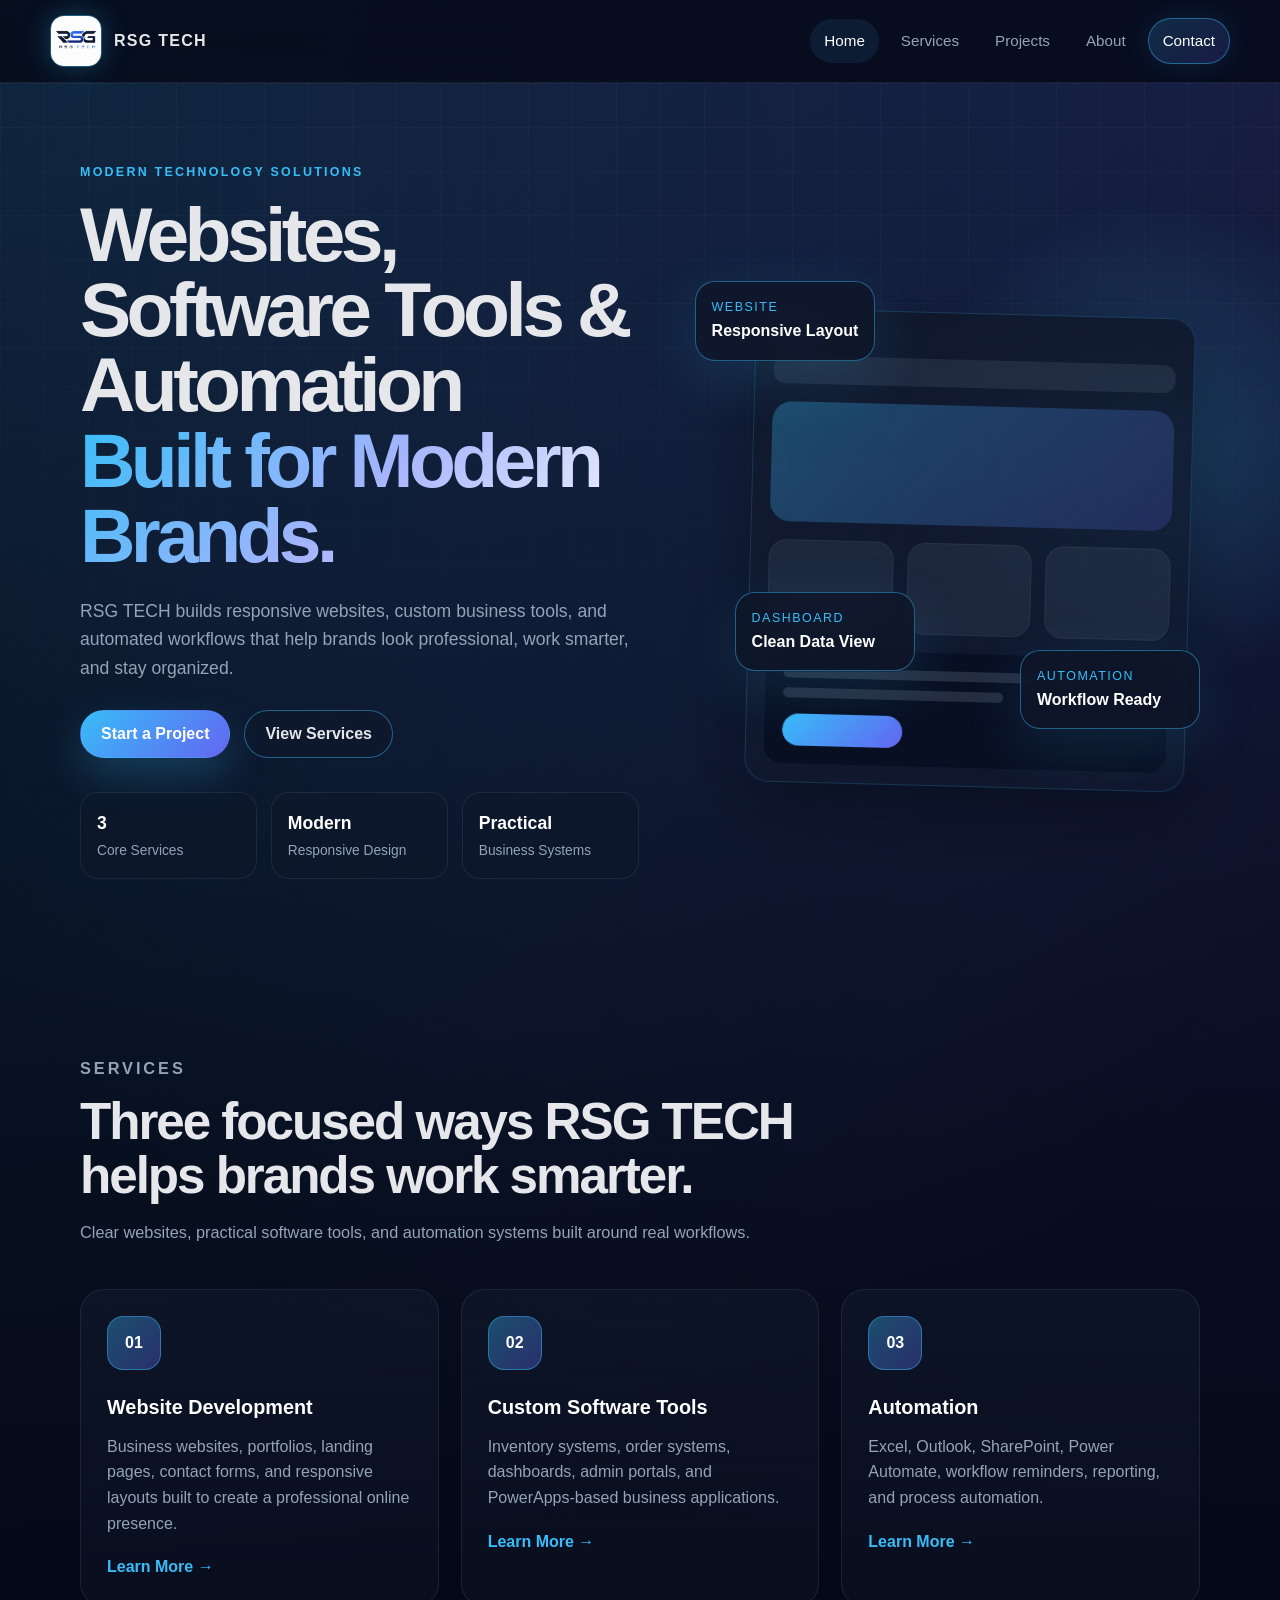
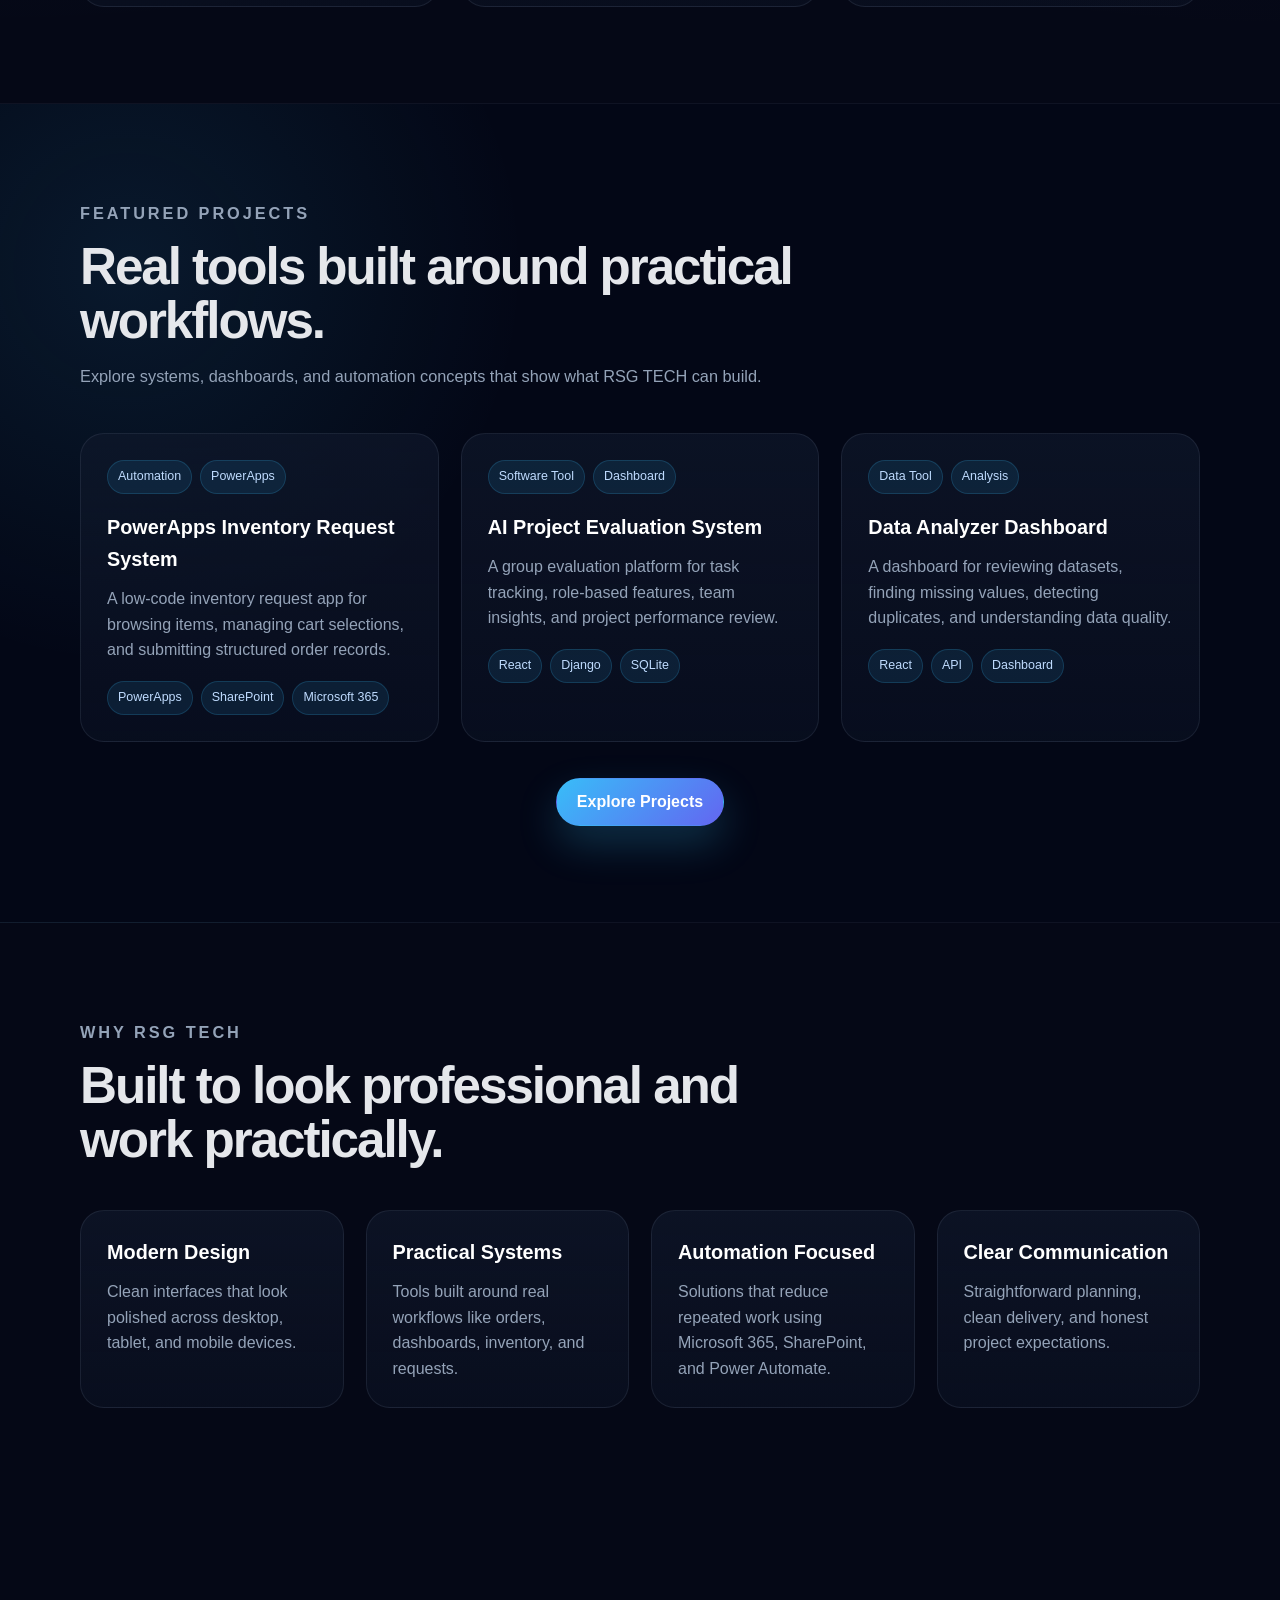
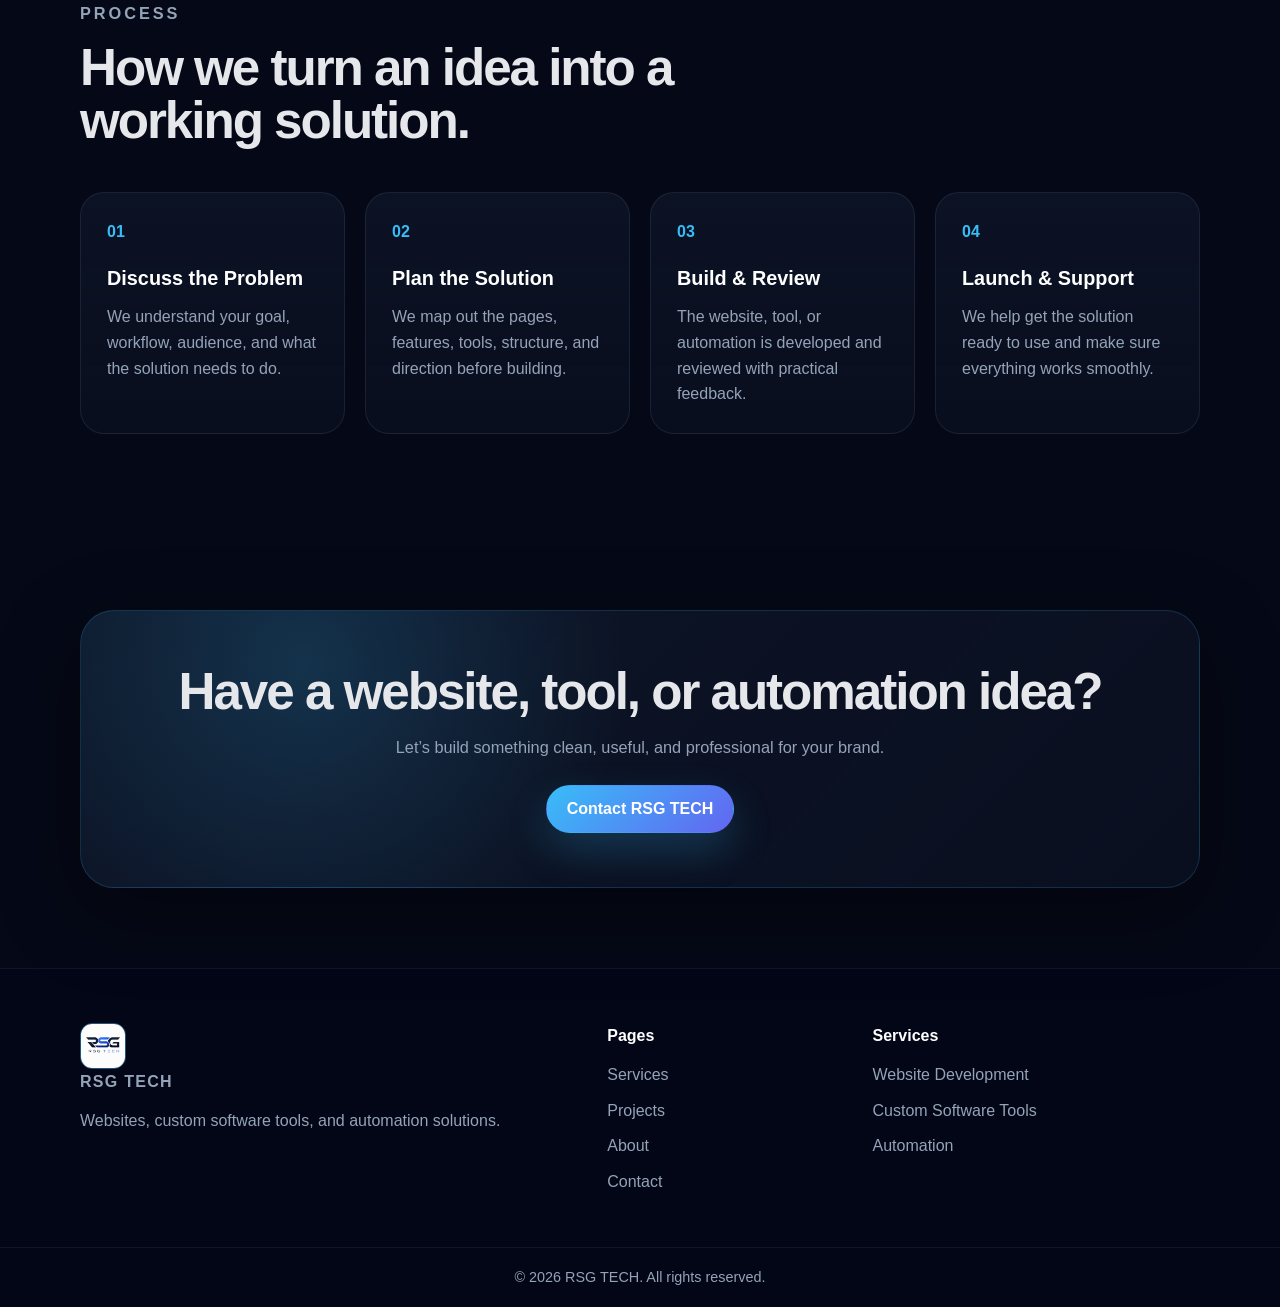
<file: index.html>
<!DOCTYPE html>
<html lang="en">
<head>
  <meta charset="UTF-8" />
  <meta name="viewport" content="width=device-width, initial-scale=1.0" />

  <title>RSG TECH | Websites, Software Tools & Automation</title>
  <meta
    name="description"
    content="RSG TECH builds modern websites, custom software tools, and automation systems for brands, businesses, organizations, and professionals."
  />

  <link rel="stylesheet" href="css/style.css" />
</head>
<body>

  <header class="navbar">
    <div class="nav-container">
      <a href="index.html" class="brand">
        <img src="assets/logo.jpeg" alt="RSG TECH Logo" class="brand-logo" />
        <span>RSG TECH</span>
      </a>

      <button class="menu-toggle" id="menuToggle">☰</button>

      <nav class="nav-links" id="navLinks">
        <a href="index.html" class="active">Home</a>
        <a href="services.html">Services</a>
        <a href="projects.html">Projects</a>
        <a href="about.html">About</a>
        <a href="contact.html" class="nav-cta">Contact</a>
      </nav>
    </div>
  </header>

  <main>

    <section class="hero">
      <div class="hero-bg-glow"></div>

      <div class="container hero-grid">
        <div class="hero-content reveal">
          <p class="eyebrow">Modern technology solutions</p>

          <h1>
            Websites, Software Tools & Automation
            <span>Built for Modern Brands.</span>
          </h1>

          <p class="hero-text">
            RSG TECH builds responsive websites, custom business tools, and automated workflows
            that help brands look professional, work smarter, and stay organized.
          </p>

          <div class="hero-actions">
            <a href="contact.html" class="btn primary-btn">Start a Project</a>
            <a href="services.html" class="btn secondary-btn">View Services</a>
          </div>

          <div class="hero-stats">
            <div>
              <strong>3</strong>
              <span>Core Services</span>
            </div>
            <div>
              <strong>Modern</strong>
              <span>Responsive Design</span>
            </div>
            <div>
              <strong>Practical</strong>
              <span>Business Systems</span>
            </div>
          </div>
        </div>

        <div class="hero-visual reveal">
          <div class="dashboard-card main-dashboard">
            <div class="dashboard-header">
              <span></span>
              <span></span>
              <span></span>
            </div>

            <div class="mock-nav"></div>
            <div class="mock-hero"></div>

            <div class="mock-grid">
              <div></div>
              <div></div>
              <div></div>
            </div>

            <div class="mock-panel">
              <div class="mock-line long"></div>
              <div class="mock-line"></div>
              <div class="mock-button"></div>
            </div>
          </div>

          <div class="floating-card card-one">
            <span>Website</span>
            <strong>Responsive Layout</strong>
          </div>

          <div class="floating-card card-two">
            <span>Automation</span>
            <strong>Workflow Ready</strong>
          </div>

          <div class="floating-card card-three">
            <span>Dashboard</span>
            <strong>Clean Data View</strong>
          </div>
        </div>
      </div>
    </section>

    <section class="section services-preview">
      <div class="container">
        <div class="section-heading reveal">
          <p class="eyebrow">Services</p>
          <h2>Three focused ways RSG TECH helps brands work smarter.</h2>
          <p>
            Clear websites, practical software tools, and automation systems built around real workflows.
          </p>
        </div>

        <div class="card-grid three">
          <article class="service-card reveal">
            <div class="icon-box">01</div>
            <h3>Website Development</h3>
            <p>
              Business websites, portfolios, landing pages, contact forms, and responsive layouts
              built to create a professional online presence.
            </p>
            <a href="services.html#website-development">Learn More →</a>
          </article>

          <article class="service-card reveal">
            <div class="icon-box">02</div>
            <h3>Custom Software Tools</h3>
            <p>
              Inventory systems, order systems, dashboards, admin portals, and PowerApps-based
              business applications.
            </p>
            <a href="services.html#custom-software-tools">Learn More →</a>
          </article>

          <article class="service-card reveal">
            <div class="icon-box">03</div>
            <h3>Automation</h3>
            <p>
              Excel, Outlook, SharePoint, Power Automate, workflow reminders, reporting, and
              process automation.
            </p>
            <a href="services.html#automation">Learn More →</a>
          </article>
        </div>
      </div>
    </section>

    <section class="section dark-section">
      <div class="container">
        <div class="section-heading reveal">
          <p class="eyebrow">Featured Projects</p>
          <h2>Real tools built around practical workflows.</h2>
          <p>
            Explore systems, dashboards, and automation concepts that show what RSG TECH can build.
          </p>
        </div>

        <div class="project-preview-grid">
          <article class="project-card reveal">
            <div class="project-top">
              <span>Automation</span>
              <span>PowerApps</span>
            </div>
            <h3>PowerApps Inventory Request System</h3>
            <p>
              A low-code inventory request app for browsing items, managing cart selections,
              and submitting structured order records.
            </p>
            <div class="tags">
              <span>PowerApps</span>
              <span>SharePoint</span>
              <span>Microsoft 365</span>
            </div>
          </article>

          <article class="project-card reveal">
            <div class="project-top">
              <span>Software Tool</span>
              <span>Dashboard</span>
            </div>
            <h3>AI Project Evaluation System</h3>
            <p>
              A group evaluation platform for task tracking, role-based features, team insights,
              and project performance review.
            </p>
            <div class="tags">
              <span>React</span>
              <span>Django</span>
              <span>SQLite</span>
            </div>
          </article>

          <article class="project-card reveal">
            <div class="project-top">
              <span>Data Tool</span>
              <span>Analysis</span>
            </div>
            <h3>Data Analyzer Dashboard</h3>
            <p>
              A dashboard for reviewing datasets, finding missing values, detecting duplicates,
              and understanding data quality.
            </p>
            <div class="tags">
              <span>React</span>
              <span>API</span>
              <span>Dashboard</span>
            </div>
          </article>
        </div>

        <div class="center-btn reveal">
          <a href="projects.html" class="btn primary-btn">Explore Projects</a>
        </div>
      </div>
    </section>

    <section class="section">
      <div class="container">
        <div class="section-heading reveal">
          <p class="eyebrow">Why RSG TECH</p>
          <h2>Built to look professional and work practically.</h2>
        </div>

        <div class="card-grid four">
          <article class="small-card reveal">
            <h3>Modern Design</h3>
            <p>Clean interfaces that look polished across desktop, tablet, and mobile devices.</p>
          </article>

          <article class="small-card reveal">
            <h3>Practical Systems</h3>
            <p>Tools built around real workflows like orders, dashboards, inventory, and requests.</p>
          </article>

          <article class="small-card reveal">
            <h3>Automation Focused</h3>
            <p>Solutions that reduce repeated work using Microsoft 365, SharePoint, and Power Automate.</p>
          </article>

          <article class="small-card reveal">
            <h3>Clear Communication</h3>
            <p>Straightforward planning, clean delivery, and honest project expectations.</p>
          </article>
        </div>
      </div>
    </section>

    <section class="section process-section">
      <div class="container">
        <div class="section-heading reveal">
          <p class="eyebrow">Process</p>
          <h2>How we turn an idea into a working solution.</h2>
        </div>

        <div class="process-grid">
          <div class="process-step reveal">
            <span>01</span>
            <h3>Discuss the Problem</h3>
            <p>We understand your goal, workflow, audience, and what the solution needs to do.</p>
          </div>

          <div class="process-step reveal">
            <span>02</span>
            <h3>Plan the Solution</h3>
            <p>We map out the pages, features, tools, structure, and direction before building.</p>
          </div>

          <div class="process-step reveal">
            <span>03</span>
            <h3>Build & Review</h3>
            <p>The website, tool, or automation is developed and reviewed with practical feedback.</p>
          </div>

          <div class="process-step reveal">
            <span>04</span>
            <h3>Launch & Support</h3>
            <p>We help get the solution ready to use and make sure everything works smoothly.</p>
          </div>
        </div>
      </div>
    </section>

    <section class="cta-section">
      <div class="container cta-box reveal">
        <h2>Have a website, tool, or automation idea?</h2>
        <p>Let’s build something clean, useful, and professional for your brand.</p>
        <a href="contact.html" class="btn primary-btn">Contact RSG TECH</a>
      </div>
    </section>

  </main>

  <footer class="footer">
    <div class="container footer-grid">
      <div>
        <a href="index.html" class="footer-brand">
          <img src="assets/logo.jpeg" alt="RSG TECH Logo" />
          <span>RSG TECH</span>
        </a>
        <p>Websites, custom software tools, and automation solutions.</p>
      </div>

      <div>
        <h4>Pages</h4>
        <a href="services.html">Services</a>
        <a href="projects.html">Projects</a>
        <a href="about.html">About</a>
        <a href="contact.html">Contact</a>
      </div>

      <div>
        <h4>Services</h4>
        <a href="services.html#website-development">Website Development</a>
        <a href="services.html#custom-software-tools">Custom Software Tools</a>
        <a href="services.html#automation">Automation</a>
      </div>
    </div>

    <div class="footer-bottom">
      <p>© 2026 RSG TECH. All rights reserved.</p>
    </div>
  </footer>

  <script src="js/script.js"></script>
</body>
</html>
</file>
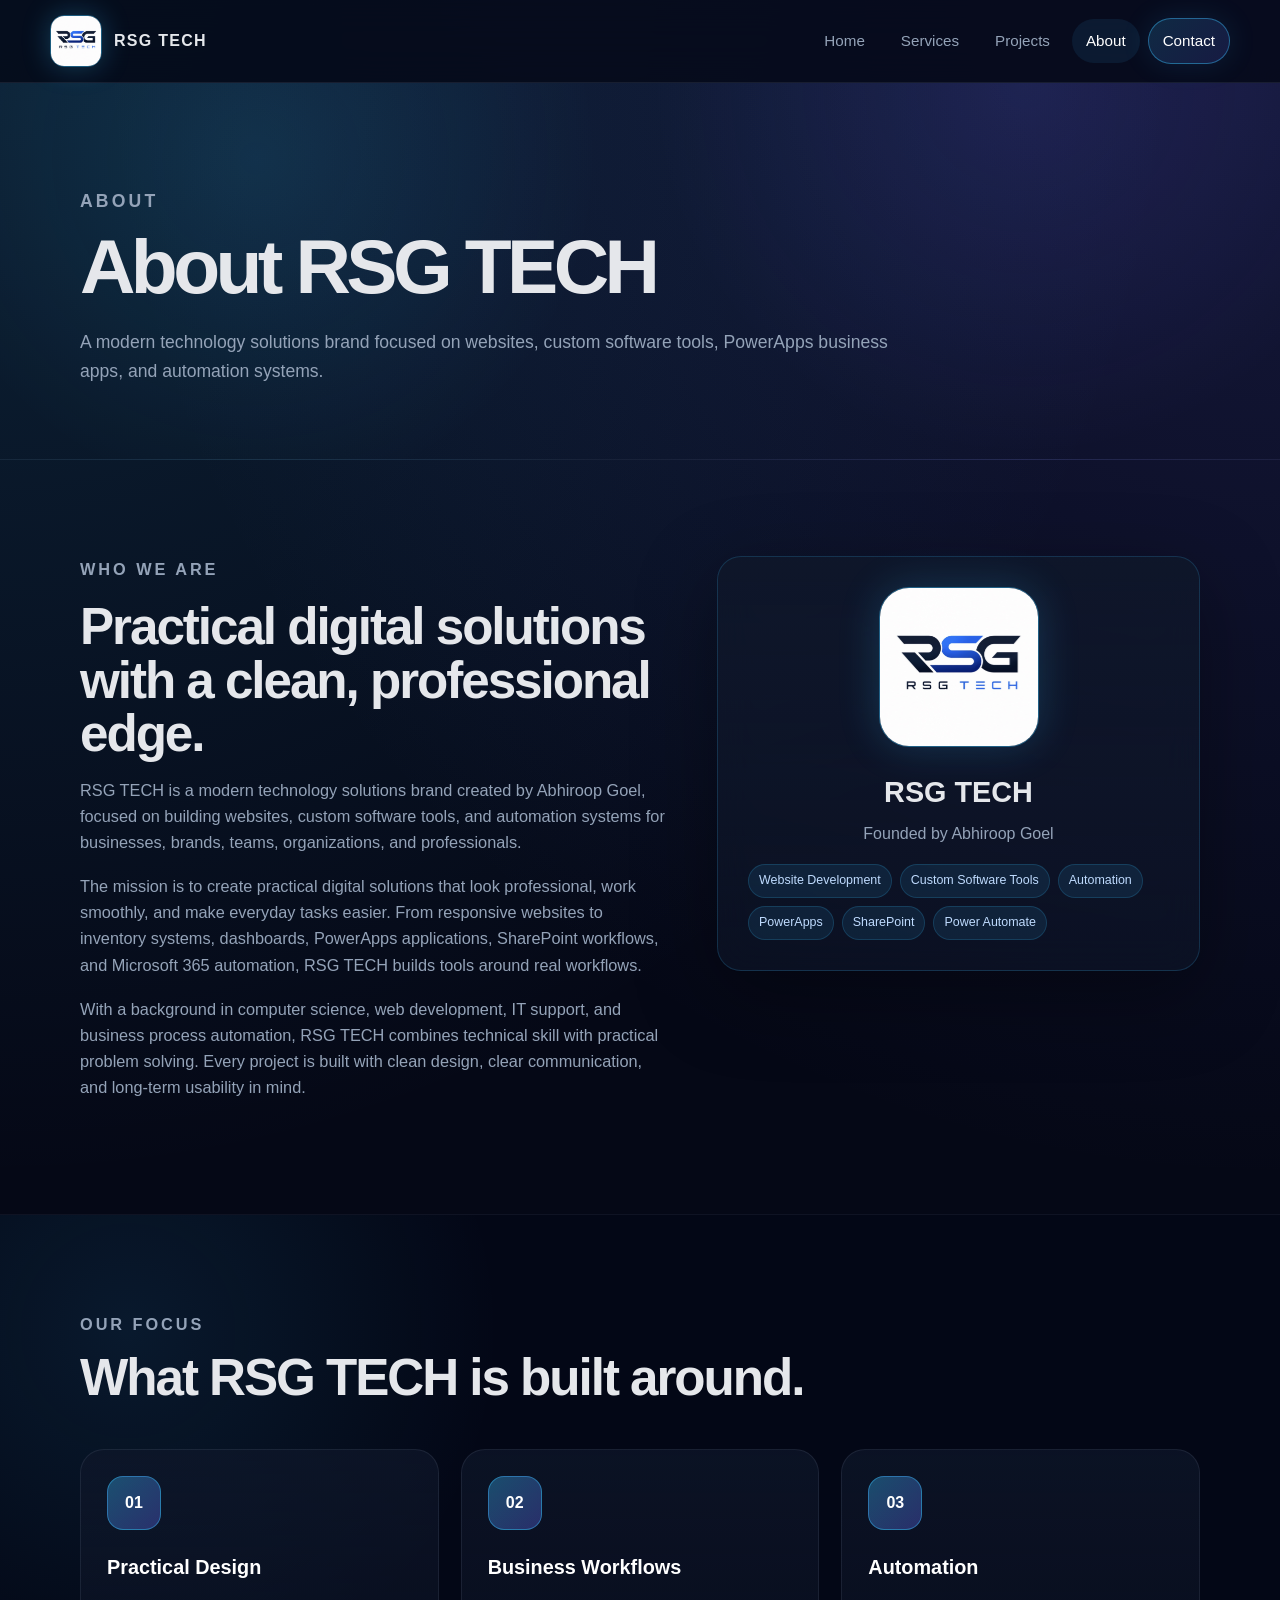
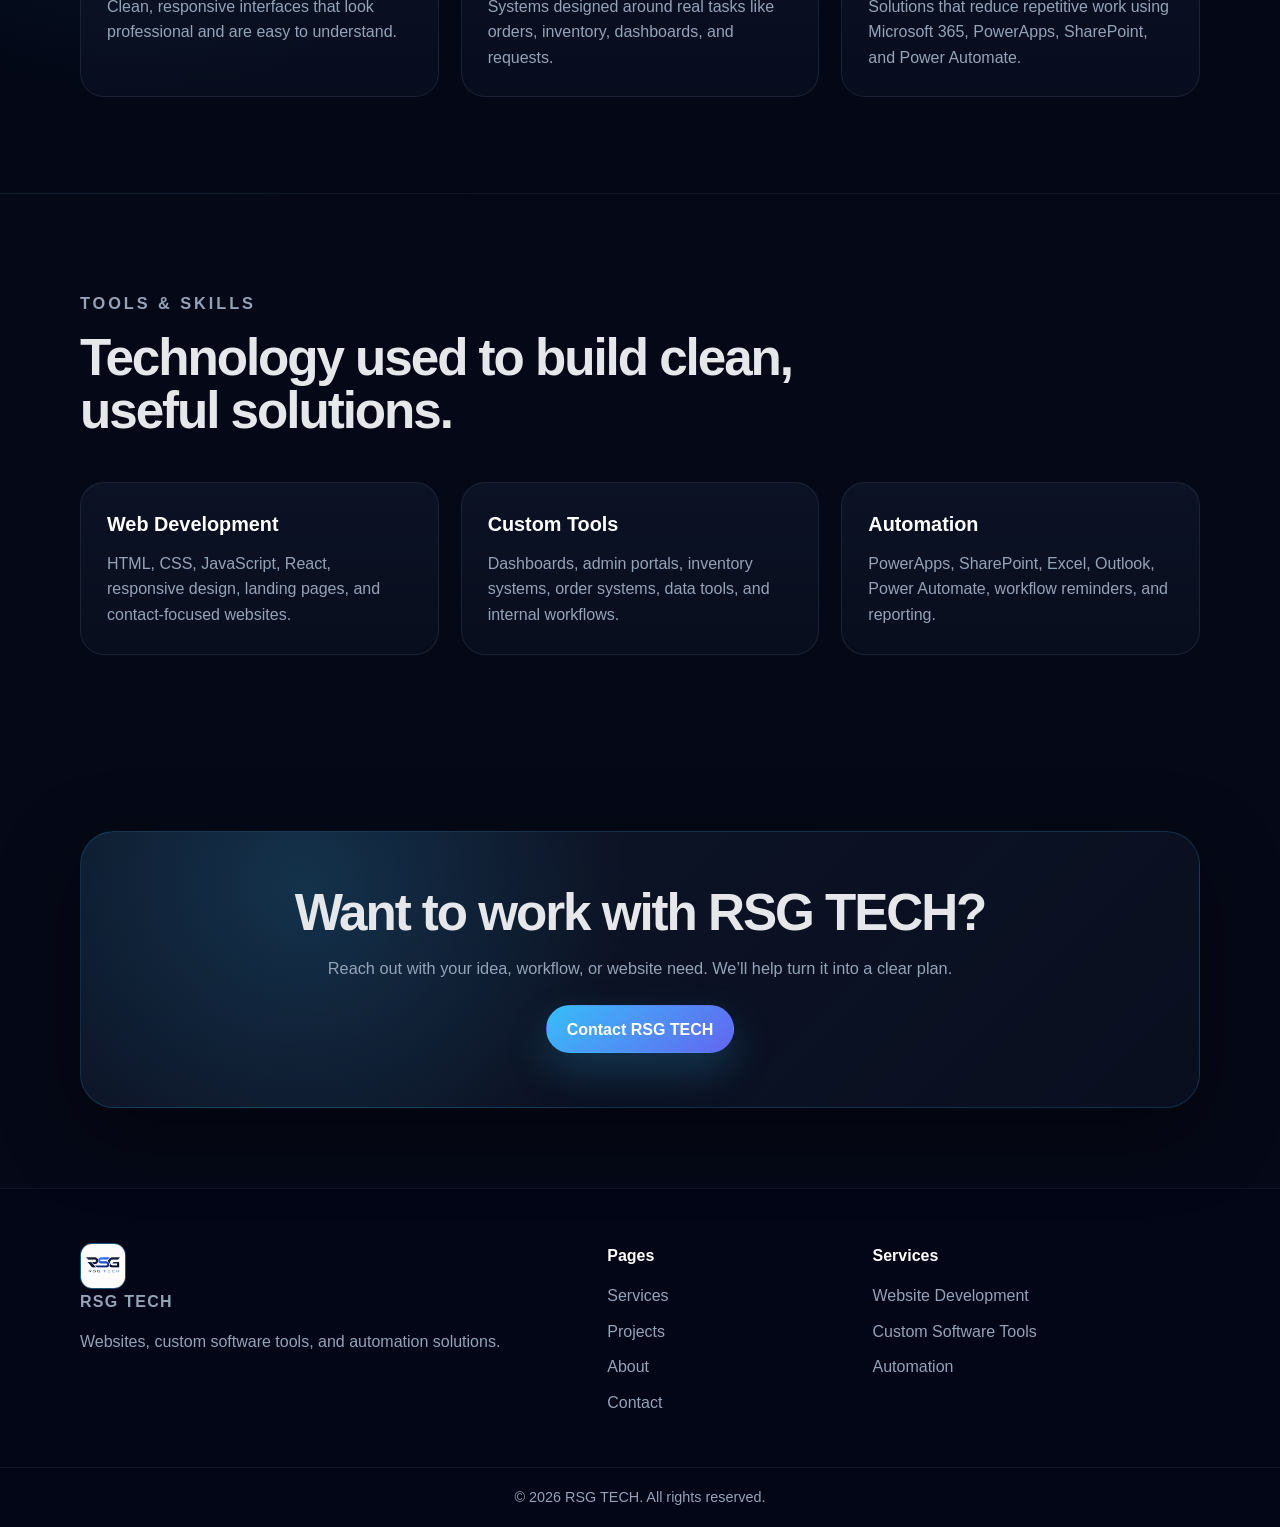
<file: about.html>
<!DOCTYPE html>
<html lang="en">
<head>
  <meta charset="UTF-8" />
  <meta name="viewport" content="width=device-width, initial-scale=1.0" />

  <title>About | RSG TECH</title>
  <meta
    name="description"
    content="Learn about RSG TECH, a technology solutions brand focused on website development, custom software tools, PowerApps, SharePoint, and automation."
  />

  <link rel="stylesheet" href="css/style.css" />
</head>
<body>

  <header class="navbar">
    <div class="nav-container">
      <a href="index.html" class="brand">
        <img src="assets/logo.jpeg" alt="RSG TECH Logo" class="brand-logo" />
        <span>RSG TECH</span>
      </a>

      <button class="menu-toggle" id="menuToggle">☰</button>

      <nav class="nav-links" id="navLinks">
        <a href="index.html">Home</a>
        <a href="services.html">Services</a>
        <a href="projects.html">Projects</a>
        <a href="about.html" class="active">About</a>
        <a href="contact.html" class="nav-cta">Contact</a>
      </nav>
    </div>
  </header>

  <main>

    <section class="page-hero">
      <div class="container reveal">
        <p class="eyebrow">About</p>
        <h1>About RSG TECH</h1>
        <p>
          A modern technology solutions brand focused on websites, custom software tools,
          PowerApps business apps, and automation systems.
        </p>
      </div>
    </section>

    <section class="section about-section">
      <div class="container about-grid">

        <div class="about-content reveal">
          <p class="eyebrow">Who We Are</p>
          <h2>Practical digital solutions with a clean, professional edge.</h2>

          <p>
            RSG TECH is a modern technology solutions brand created by Abhiroop Goel,
            focused on building websites, custom software tools, and automation systems
            for businesses, brands, teams, organizations, and professionals.
          </p>

          <p>
            The mission is to create practical digital solutions that look professional,
            work smoothly, and make everyday tasks easier. From responsive websites to
            inventory systems, dashboards, PowerApps applications, SharePoint workflows,
            and Microsoft 365 automation, RSG TECH builds tools around real workflows.
          </p>

          <p>
            With a background in computer science, web development, IT support, and business
            process automation, RSG TECH combines technical skill with practical problem solving.
            Every project is built with clean design, clear communication, and long-term usability in mind.
          </p>
        </div>

        <div class="founder-card reveal">
          <img src="assets/logo.jpeg" alt="RSG TECH Logo" />

          <h3>RSG TECH</h3>
          <p>Founded by Abhiroop Goel</p>

          <div class="focus-list">
            <span>Website Development</span>
            <span>Custom Software Tools</span>
            <span>Automation</span>
            <span>PowerApps</span>
            <span>SharePoint</span>
            <span>Power Automate</span>
          </div>
        </div>

      </div>
    </section>

    <section class="section dark-section">
      <div class="container">
        <div class="section-heading reveal">
          <p class="eyebrow">Our Focus</p>
          <h2>What RSG TECH is built around.</h2>
        </div>

        <div class="card-grid three">
          <article class="service-card reveal">
            <div class="icon-box">01</div>
            <h3>Practical Design</h3>
            <p>
              Clean, responsive interfaces that look professional and are easy to understand.
            </p>
          </article>

          <article class="service-card reveal">
            <div class="icon-box">02</div>
            <h3>Business Workflows</h3>
            <p>
              Systems designed around real tasks like orders, inventory, dashboards, and requests.
            </p>
          </article>

          <article class="service-card reveal">
            <div class="icon-box">03</div>
            <h3>Automation</h3>
            <p>
              Solutions that reduce repetitive work using Microsoft 365, PowerApps, SharePoint,
              and Power Automate.
            </p>
          </article>
        </div>
      </div>
    </section>

    <section class="section tools-section">
      <div class="container">
        <div class="section-heading reveal">
          <p class="eyebrow">Tools & Skills</p>
          <h2>Technology used to build clean, useful solutions.</h2>
        </div>

        <div class="tools-grid">
          <div class="tool-category reveal">
            <h3>Web Development</h3>
            <p>HTML, CSS, JavaScript, React, responsive design, landing pages, and contact-focused websites.</p>
          </div>

          <div class="tool-category reveal">
            <h3>Custom Tools</h3>
            <p>Dashboards, admin portals, inventory systems, order systems, data tools, and internal workflows.</p>
          </div>

          <div class="tool-category reveal">
            <h3>Automation</h3>
            <p>PowerApps, SharePoint, Excel, Outlook, Power Automate, workflow reminders, and reporting.</p>
          </div>
        </div>
      </div>
    </section>

    <section class="cta-section">
      <div class="container cta-box reveal">
        <h2>Want to work with RSG TECH?</h2>
        <p>Reach out with your idea, workflow, or website need. We’ll help turn it into a clear plan.</p>
        <a href="contact.html" class="btn primary-btn">Contact RSG TECH</a>
      </div>
    </section>

  </main>

  <footer class="footer">
    <div class="container footer-grid">
      <div>
        <a href="index.html" class="footer-brand">
          <img src="assets/logo.jpeg" alt="RSG TECH Logo" />
          <span>RSG TECH</span>
        </a>
        <p>Websites, custom software tools, and automation solutions.</p>
      </div>

      <div>
        <h4>Pages</h4>
        <a href="services.html">Services</a>
        <a href="projects.html">Projects</a>
        <a href="about.html">About</a>
        <a href="contact.html">Contact</a>
      </div>

      <div>
        <h4>Services</h4>
        <a href="services.html#website-development">Website Development</a>
        <a href="services.html#custom-software-tools">Custom Software Tools</a>
        <a href="services.html#automation">Automation</a>
      </div>
    </div>

    <div class="footer-bottom">
      <p>© 2026 RSG TECH. All rights reserved.</p>
    </div>
  </footer>

  <script src="js/script.js"></script>
</body>
</html>
</file>
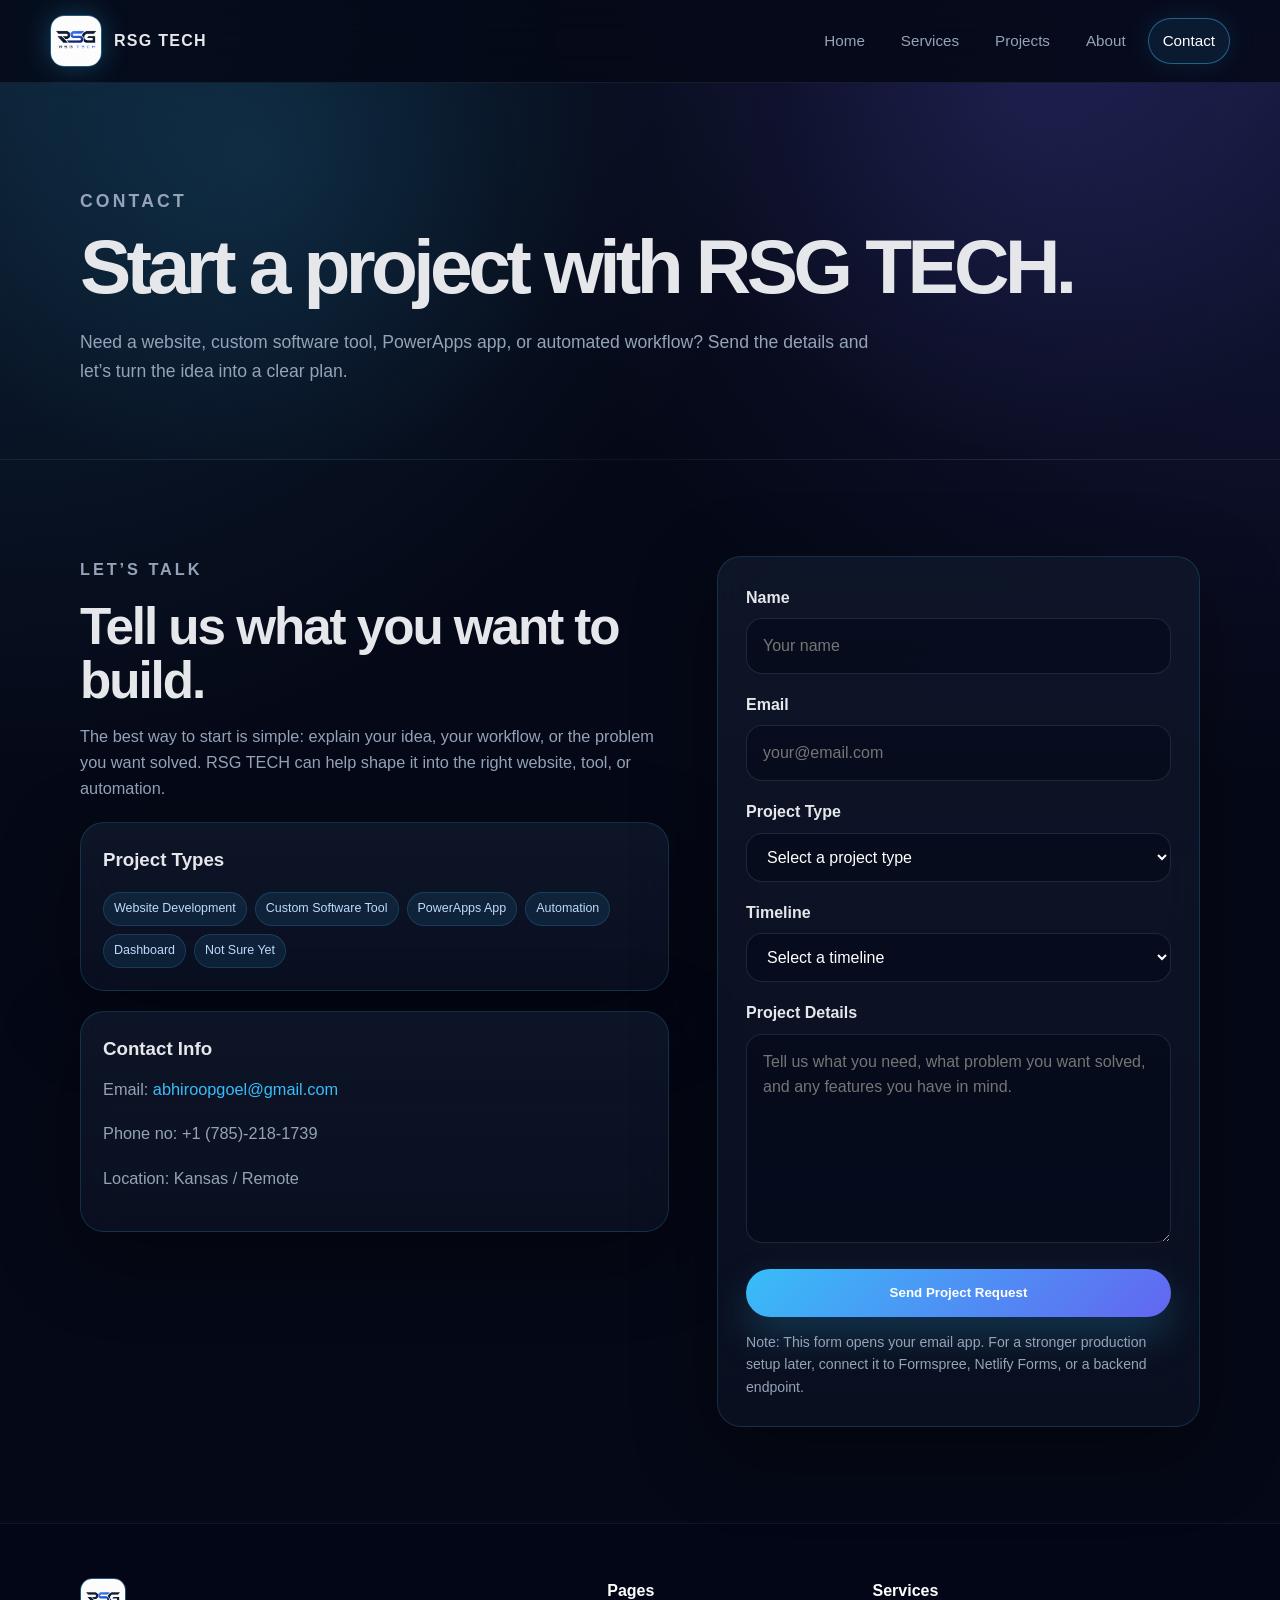
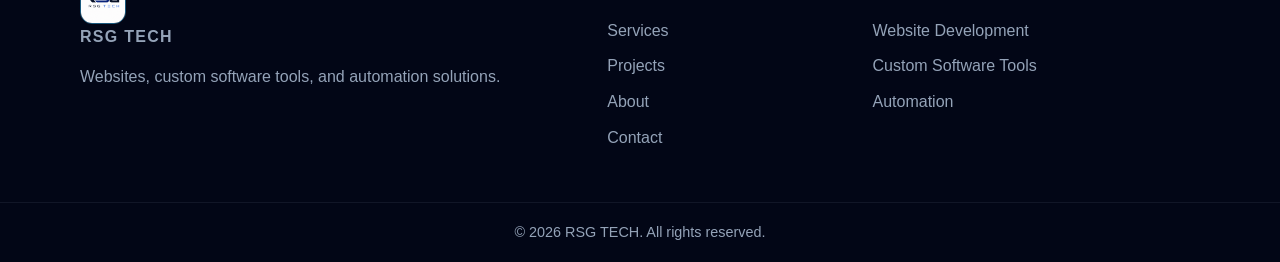
<file: contact.html>
<!DOCTYPE html>
<html lang="en">
<head>
  <meta charset="UTF-8" />
  <meta name="viewport" content="width=device-width, initial-scale=1.0" />

  <title>Contact | RSG TECH</title>
  <meta
    name="description"
    content="Contact RSG TECH for website development, custom software tools, PowerApps business apps, SharePoint workflows, and automation projects."
  />

  <link rel="stylesheet" href="css/style.css" />
</head>
<body>

  <header class="navbar">
    <div class="nav-container">
      <a href="index.html" class="brand">
        <img src="assets/logo.jpeg" alt="RSG TECH Logo" class="brand-logo" />
        <span>RSG TECH</span>
      </a>

      <button class="menu-toggle" id="menuToggle">☰</button>

      <nav class="nav-links" id="navLinks">
        <a href="index.html">Home</a>
        <a href="services.html">Services</a>
        <a href="projects.html">Projects</a>
        <a href="about.html">About</a>
        <a href="contact.html" class="active nav-cta">Contact</a>
      </nav>
    </div>
  </header>

  <main>

    <section class="page-hero">
      <div class="container reveal">
        <p class="eyebrow">Contact</p>
        <h1>Start a project with RSG TECH.</h1>
        <p>
          Need a website, custom software tool, PowerApps app, or automated workflow?
          Send the details and let’s turn the idea into a clear plan.
        </p>
      </div>
    </section>

    <section class="section contact-section">
      <div class="container contact-grid">

        <div class="contact-info reveal">
          <p class="eyebrow">Let’s Talk</p>
          <h2>Tell us what you want to build.</h2>
          <p>
            The best way to start is simple: explain your idea, your workflow, or the problem
            you want solved. RSG TECH can help shape it into the right website, tool, or automation.
          </p>

          <div class="contact-card">
            <h3>Project Types</h3>
            <div class="focus-list">
              <span>Website Development</span>
              <span>Custom Software Tool</span>
              <span>PowerApps App</span>
              <span>Automation</span>
              <span>Dashboard</span>
              <span>Not Sure Yet</span>
            </div>
          </div>

          <div class="contact-card">
            <h3>Contact Info</h3>
            <p>Email: <a href="mailto:abhiroopgoel@gmail.com">abhiroopgoel@gmail.com</a></p>
            <p>Phone no: +1 (785)-218-1739</p>
            <p>Location: Kansas / Remote</p>
          </div>
        </div>

        <form class="contact-form reveal" action="mailto:abhiroopgoel@gmail.com" method="post" enctype="text/plain">
          <div class="form-row">
            <label for="name">Name</label>
            <input type="text" id="name" name="Name" placeholder="Your name" required />
          </div>

          <div class="form-row">
            <label for="email">Email</label>
            <input type="email" id="email" name="Email" placeholder="your@email.com" required />
          </div>

          <div class="form-row">
            <label for="projectType">Project Type</label>
            <select id="projectType" name="Project Type" required>
              <option value="">Select a project type</option>
              <option value="Website Development">Website Development</option>
              <option value="Custom Software Tool">Custom Software Tool</option>
              <option value="PowerApps Business App">PowerApps Business App</option>
              <option value="Automation">Automation</option>
              <option value="Dashboard">Dashboard</option>
              <option value="Not Sure Yet">Not Sure Yet</option>
            </select>
          </div>

          <div class="form-row">
            <label for="timeline">Timeline</label>
            <select id="timeline" name="Timeline">
              <option value="">Select a timeline</option>
              <option value="ASAP">ASAP</option>
              <option value="1-2 Weeks">1-2 Weeks</option>
              <option value="2-4 Weeks">2-4 Weeks</option>
              <option value="1+ Month">1+ Month</option>
              <option value="Still Planning">Still Planning</option>
            </select>
          </div>

         

          <div class="form-row">
            <label for="message">Project Details</label>
            <textarea
              id="message"
              name="Message"
              rows="7"
              placeholder="Tell us what you need, what problem you want solved, and any features you have in mind."
              required
            ></textarea>
          </div>

          <button type="submit" class="btn primary-btn form-btn">Send Project Request</button>

          <p class="form-note">
            Note: This form opens your email app. For a stronger production setup later, connect it to Formspree, Netlify Forms, or a backend endpoint.
          </p>
        </form>

      </div>
    </section>

  </main>

  <footer class="footer">
    <div class="container footer-grid">
      <div>
        <a href="index.html" class="footer-brand">
          <img src="assets/logo.jpeg" alt="RSG TECH Logo" />
          <span>RSG TECH</span>
        </a>
        <p>Websites, custom software tools, and automation solutions.</p>
      </div>

      <div>
        <h4>Pages</h4>
        <a href="services.html">Services</a>
        <a href="projects.html">Projects</a>
        <a href="about.html">About</a>
        <a href="contact.html">Contact</a>
      </div>

      <div>
        <h4>Services</h4>
        <a href="services.html#website-development">Website Development</a>
        <a href="services.html#custom-software-tools">Custom Software Tools</a>
        <a href="services.html#automation">Automation</a>
      </div>
    </div>

    <div class="footer-bottom">
      <p>© 2026 RSG TECH. All rights reserved.</p>
    </div>
  </footer>

  <script src="js/script.js"></script>
</body>
</html>
</file>
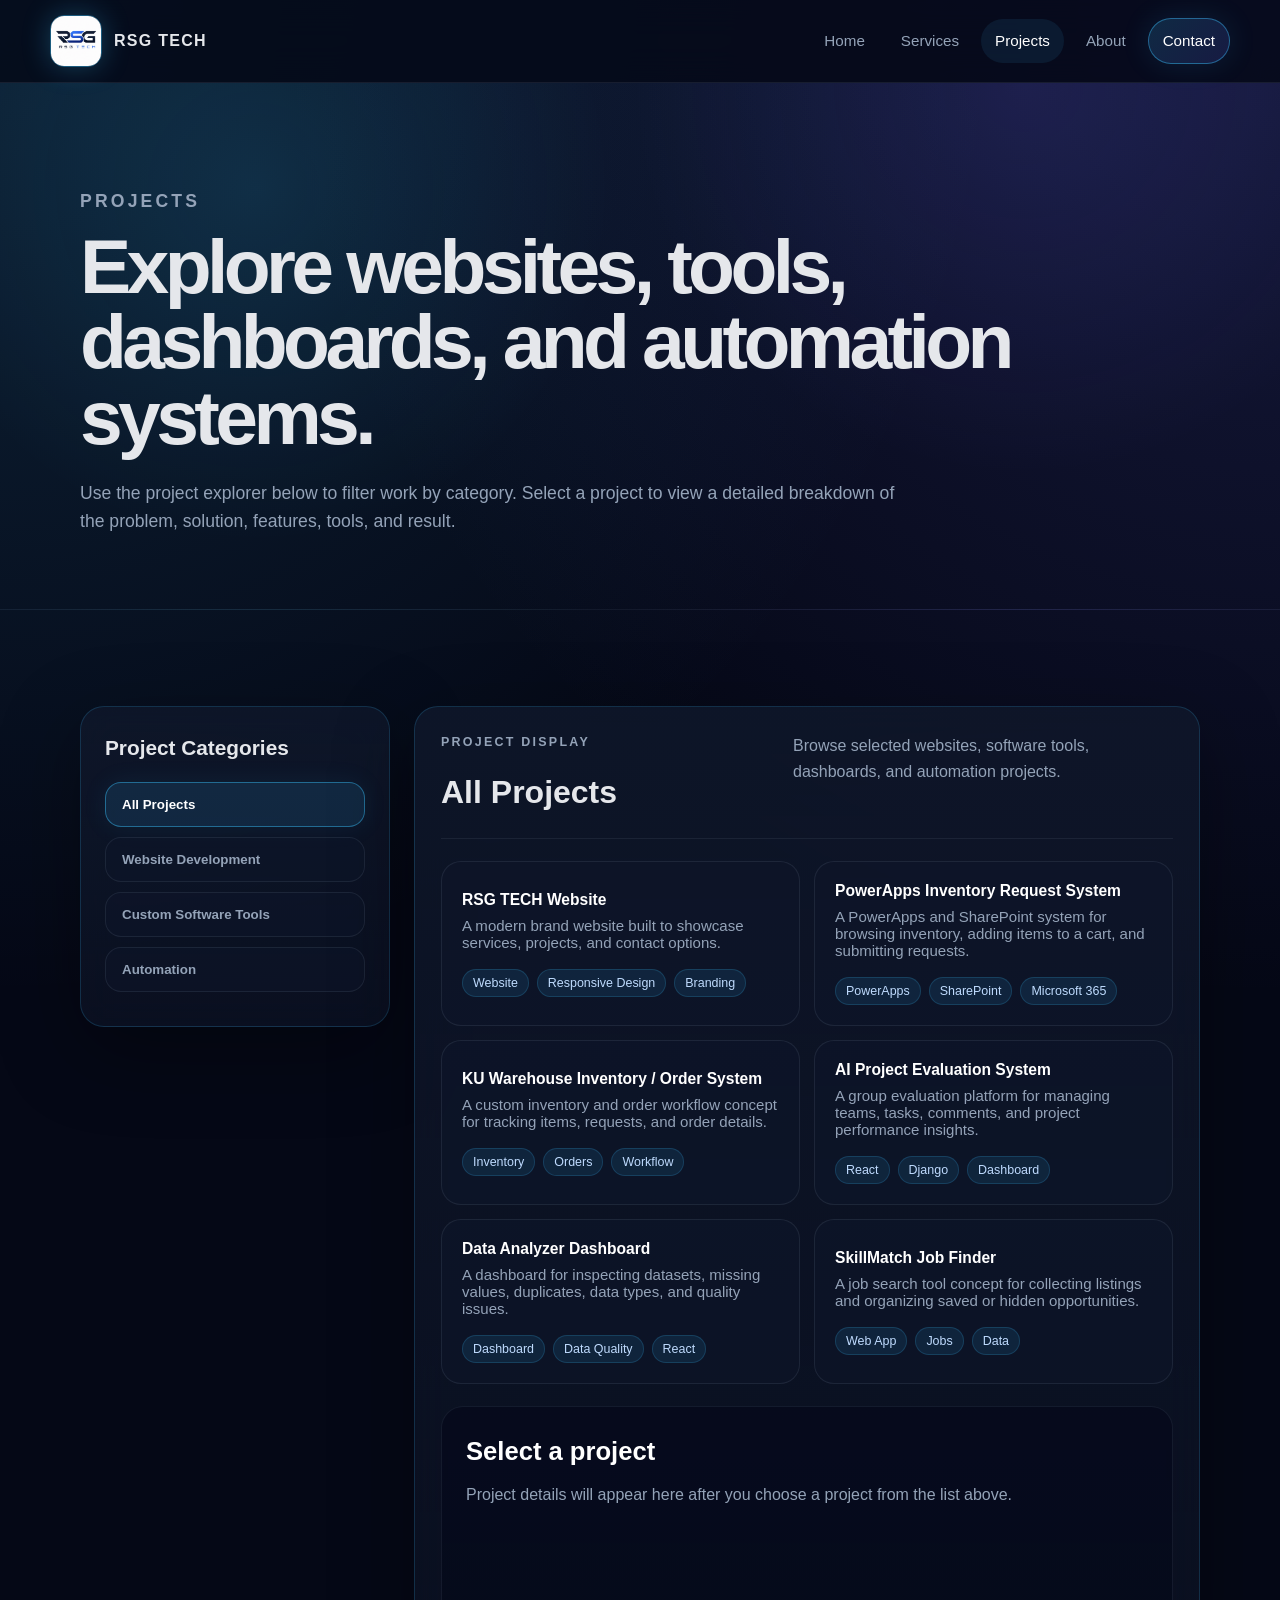
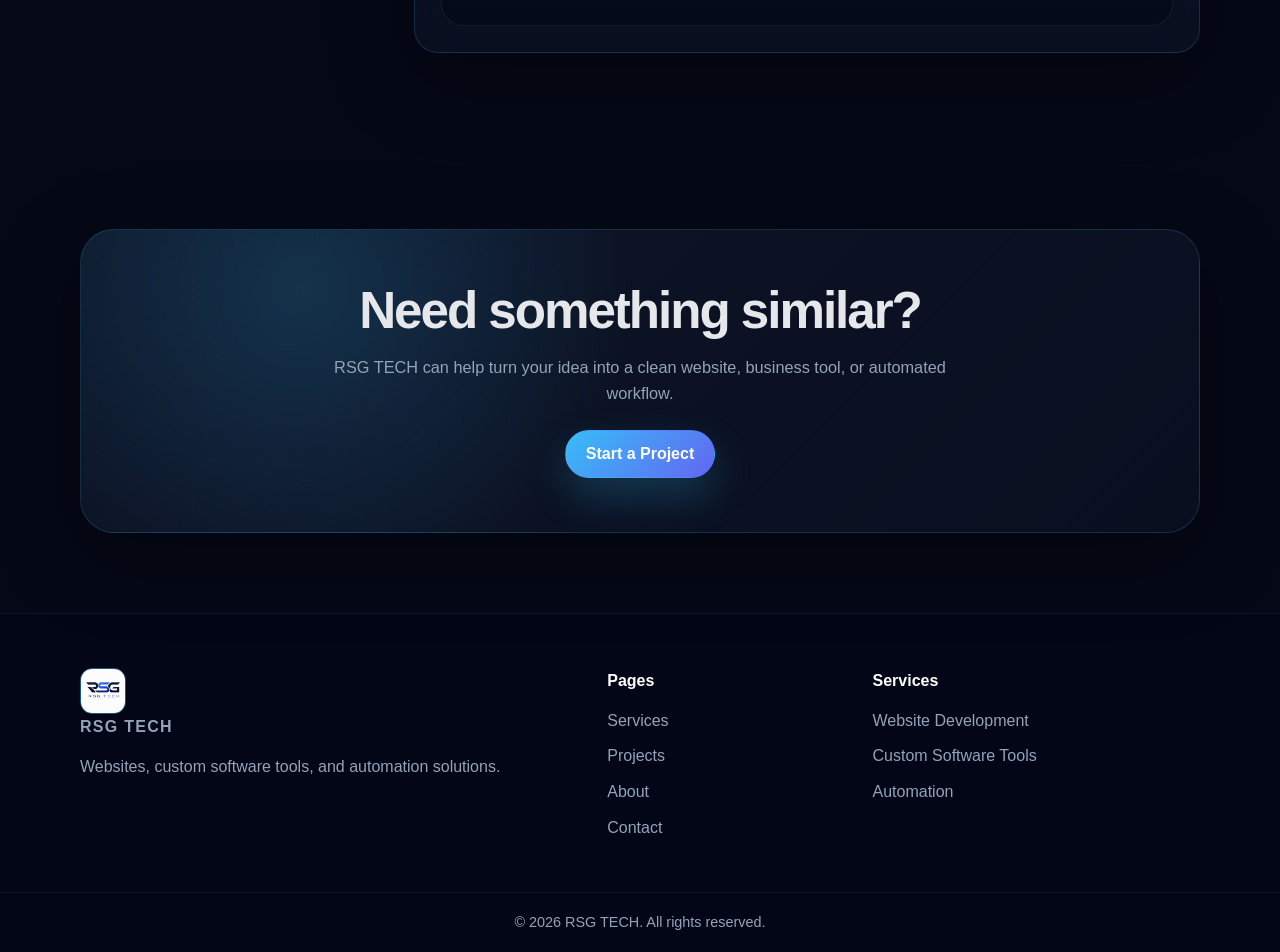
<file: projects.html>
<!DOCTYPE html>
<html lang="en">
<head>
  <meta charset="UTF-8" />
  <meta name="viewport" content="width=device-width, initial-scale=1.0" />

  <title>Projects | RSG TECH</title>
  <meta
    name="description"
    content="Explore RSG TECH projects including websites, custom software tools, dashboards, PowerApps systems, and automation workflows."
  />

  <link rel="stylesheet" href="css/style.css" />
</head>
<body>

  <header class="navbar">
    <div class="nav-container">
      <a href="index.html" class="brand">
        <img src="assets/logo.jpeg" alt="RSG TECH Logo" class="brand-logo" />
        <span>RSG TECH</span>
      </a>

      <button class="menu-toggle" id="menuToggle">☰</button>

      <nav class="nav-links" id="navLinks">
        <a href="index.html">Home</a>
        <a href="services.html">Services</a>
        <a href="projects.html" class="active">Projects</a>
        <a href="about.html">About</a>
        <a href="contact.html" class="nav-cta">Contact</a>
      </nav>
    </div>
  </header>

  <main>

    <section class="page-hero">
      <div class="container reveal">
        <p class="eyebrow">Projects</p>
        <h1>Explore websites, tools, dashboards, and automation systems.</h1>
        <p>
          Use the project explorer below to filter work by category. Select a project to view
          a detailed breakdown of the problem, solution, features, tools, and result.
        </p>
      </div>
    </section>

    <section class="section">
      <div class="container project-explorer reveal">

        <aside class="category-box">
          <h2>Project Categories</h2>
          <button class="category-btn active" data-category="all">All Projects</button>
          <button class="category-btn" data-category="website">Website Development</button>
          <button class="category-btn" data-category="software">Custom Software Tools</button>
          <button class="category-btn" data-category="automation">Automation</button>
        </aside>

        <section class="project-display-box">
          <div class="project-display-header">
            <div>
              <p class="eyebrow">Project Display</p>
              <h2 id="projectCategoryTitle">All Projects</h2>
            </div>
            <p id="projectCategoryDescription">
              Browse selected projects and click one to view detailed information below.
            </p>
          </div>

          <div class="project-list" id="projectList"></div>

          <div class="project-details" id="projectDetails">
            <div class="empty-details">
              <h3>Select a project</h3>
              <p>Project details will appear here after you choose a project from the list above.</p>
            </div>
          </div>
        </section>

      </div>
    </section>

    <section class="cta-section">
      <div class="container cta-box reveal">
        <h2>Need something similar?</h2>
        <p>RSG TECH can help turn your idea into a clean website, business tool, or automated workflow.</p>
        <a href="contact.html" class="btn primary-btn">Start a Project</a>
      </div>
    </section>

  </main>

  <footer class="footer">
    <div class="container footer-grid">
      <div>
        <a href="index.html" class="footer-brand">
          <img src="assets/logo.jpeg" alt="RSG TECH Logo" />
          <span>RSG TECH</span>
        </a>
        <p>Websites, custom software tools, and automation solutions.</p>
      </div>

      <div>
        <h4>Pages</h4>
        <a href="services.html">Services</a>
        <a href="projects.html">Projects</a>
        <a href="about.html">About</a>
        <a href="contact.html">Contact</a>
      </div>

      <div>
        <h4>Services</h4>
        <a href="services.html#website-development">Website Development</a>
        <a href="services.html#custom-software-tools">Custom Software Tools</a>
        <a href="services.html#automation">Automation</a>
      </div>
    </div>

    <div class="footer-bottom">
      <p>© 2026 RSG TECH. All rights reserved.</p>
    </div>
  </footer>

  <script src="js/script.js"></script>
</body>
</html>
</file>
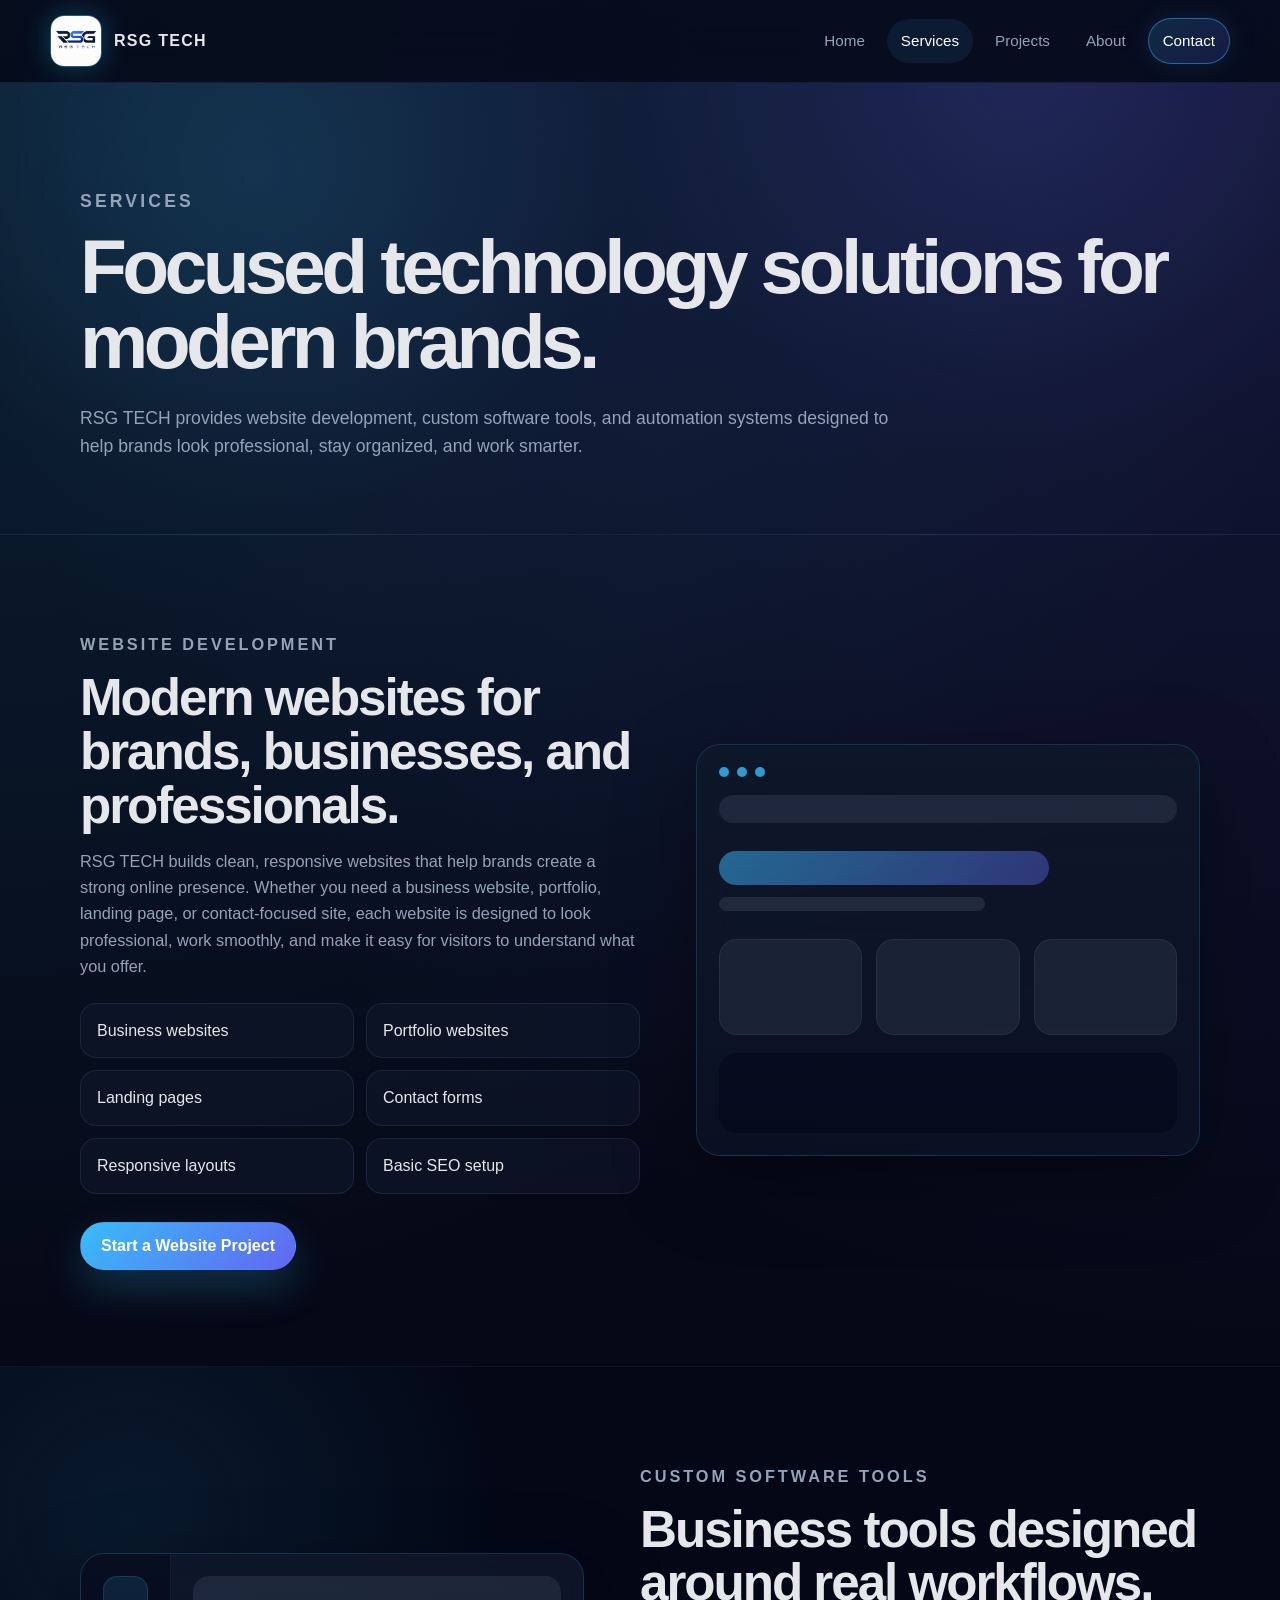
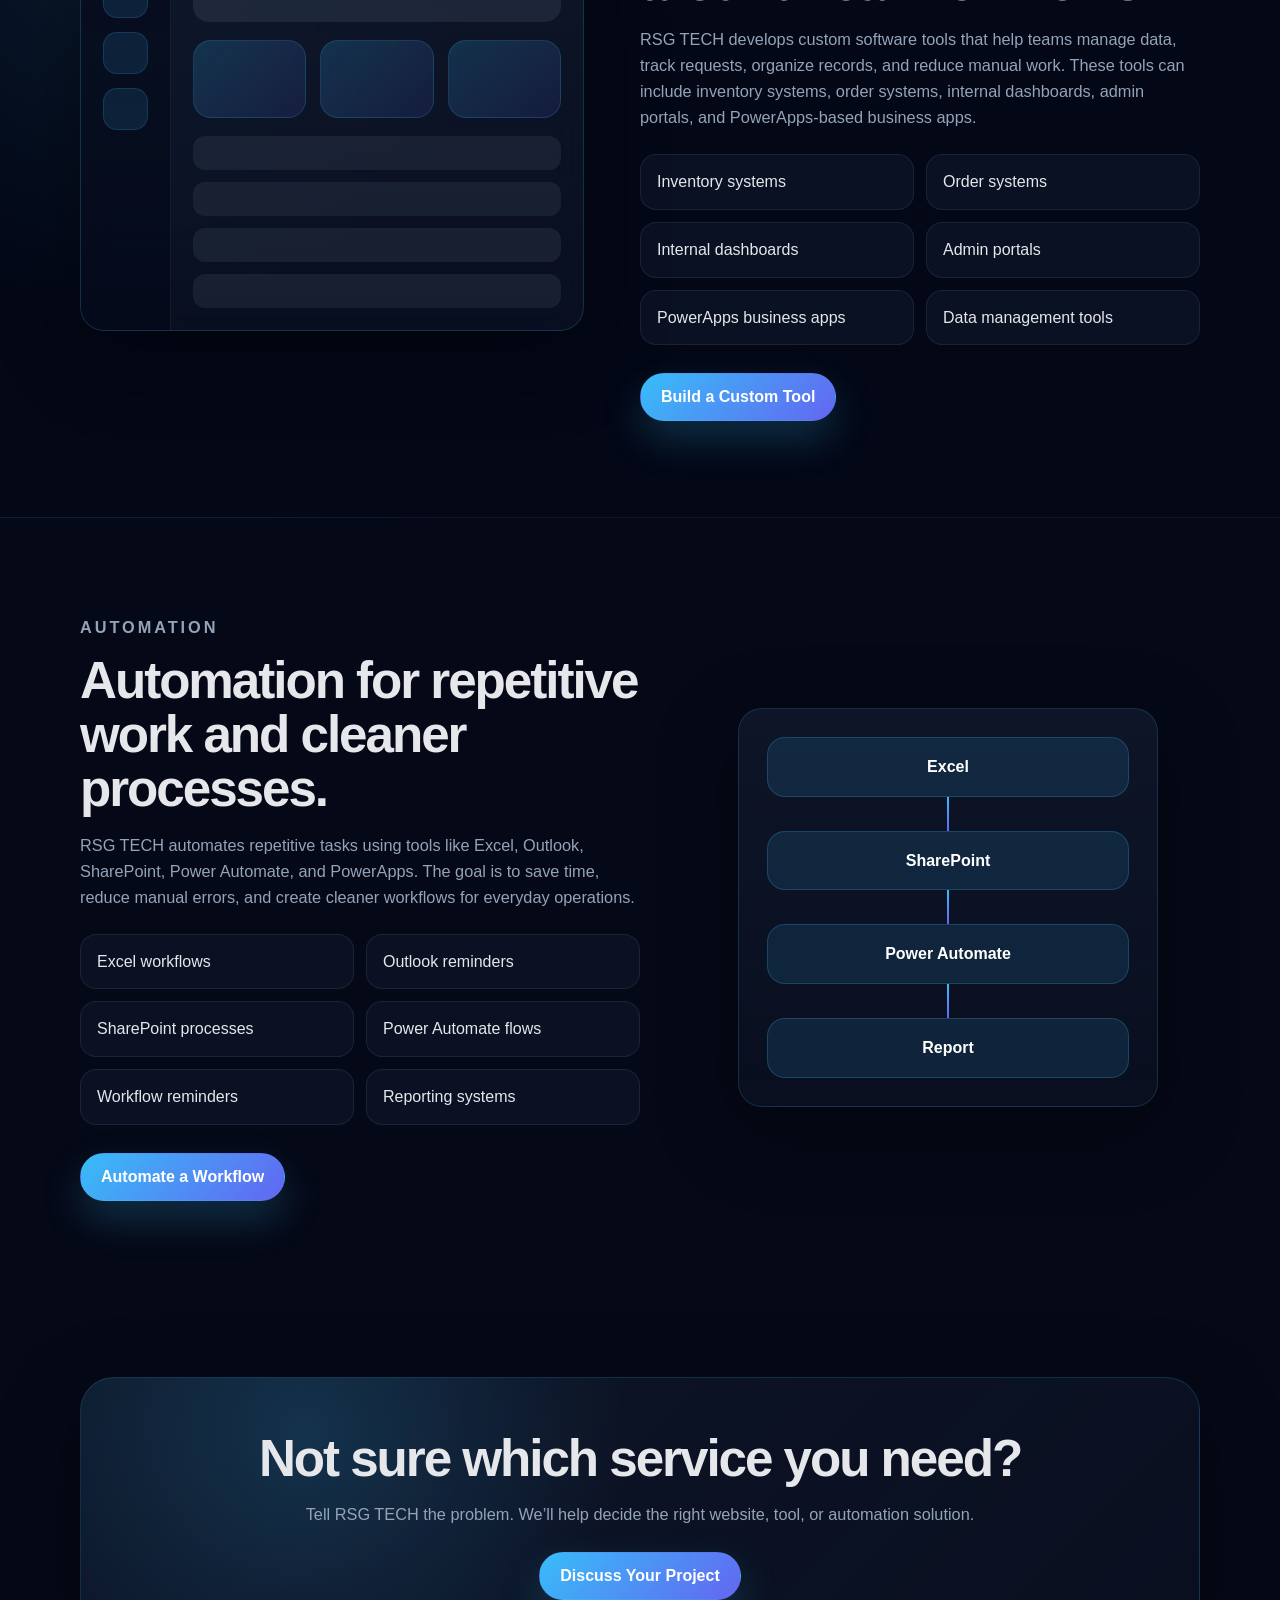
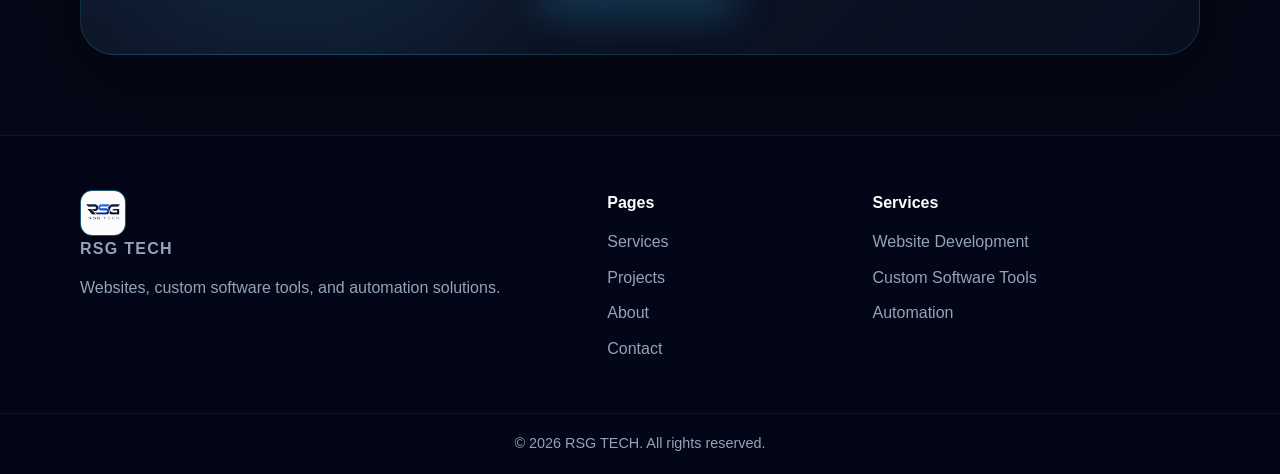
<file: services.html>
<!DOCTYPE html>
<html lang="en">
<head>
  <meta charset="UTF-8" />
  <meta name="viewport" content="width=device-width, initial-scale=1.0" />

  <title>Services | RSG TECH</title>
  <meta
    name="description"
    content="RSG TECH offers website development, custom software tools, and automation solutions using modern web technologies, PowerApps, SharePoint, and Power Automate."
  />

  <link rel="stylesheet" href="css/style.css" />
</head>
<body>

  <header class="navbar">
    <div class="nav-container">
      <a href="index.html" class="brand">
        <img src="assets/logo.jpeg" alt="RSG TECH Logo" class="brand-logo" />
        <span>RSG TECH</span>
      </a>

      <button class="menu-toggle" id="menuToggle">☰</button>

      <nav class="nav-links" id="navLinks">
        <a href="index.html">Home</a>
        <a href="services.html" class="active">Services</a>
        <a href="projects.html">Projects</a>
        <a href="about.html">About</a>
        <a href="contact.html" class="nav-cta">Contact</a>
      </nav>
    </div>
  </header>

  <main>

    <section class="page-hero">
      <div class="container reveal">
        <p class="eyebrow">Services</p>
        <h1>Focused technology solutions for modern brands.</h1>
        <p>
          RSG TECH provides website development, custom software tools, and automation systems
          designed to help brands look professional, stay organized, and work smarter.
        </p>
      </div>
    </section>

    <section class="section service-detail-section" id="website-development">
      <div class="container service-detail-grid">
        <div class="service-detail-content reveal">
          <p class="eyebrow">Website Development</p>
          <h2>Modern websites for brands, businesses, and professionals.</h2>
          <p>
            RSG TECH builds clean, responsive websites that help brands create a strong online
            presence. Whether you need a business website, portfolio, landing page, or
            contact-focused site, each website is designed to look professional, work smoothly,
            and make it easy for visitors to understand what you offer.
          </p>

          <div class="feature-list">
            <div>Business websites</div>
            <div>Portfolio websites</div>
            <div>Landing pages</div>
            <div>Contact forms</div>
            <div>Responsive layouts</div>
            <div>Basic SEO setup</div>
          </div>

          <a href="contact.html" class="btn primary-btn">Start a Website Project</a>
        </div>

        <div class="service-visual reveal">
          <div class="website-mockup">
            <div class="mockup-top">
              <span></span>
              <span></span>
              <span></span>
            </div>

            <div class="mockup-nav"></div>
            <div class="mockup-title"></div>
            <div class="mockup-subtitle"></div>

            <div class="mockup-cards">
              <div></div>
              <div></div>
              <div></div>
            </div>

            <div class="mockup-wide"></div>
          </div>
        </div>
      </div>
    </section>

    <section class="section dark-section service-detail-section" id="custom-software-tools">
      <div class="container service-detail-grid reverse">
        <div class="service-visual reveal">
          <div class="tool-mockup">
            <div class="tool-sidebar">
              <span></span>
              <span></span>
              <span></span>
            </div>

            <div class="tool-content">
              <div class="tool-header"></div>

              <div class="tool-stats">
                <div></div>
                <div></div>
                <div></div>
              </div>

              <div class="tool-table">
                <span></span>
                <span></span>
                <span></span>
                <span></span>
              </div>
            </div>
          </div>
        </div>

        <div class="service-detail-content reveal">
          <p class="eyebrow">Custom Software Tools</p>
          <h2>Business tools designed around real workflows.</h2>
          <p>
            RSG TECH develops custom software tools that help teams manage data, track requests,
            organize records, and reduce manual work. These tools can include inventory systems,
            order systems, internal dashboards, admin portals, and PowerApps-based business apps.
          </p>

          <div class="feature-list">
            <div>Inventory systems</div>
            <div>Order systems</div>
            <div>Internal dashboards</div>
            <div>Admin portals</div>
            <div>PowerApps business apps</div>
            <div>Data management tools</div>
          </div>

          <a href="contact.html" class="btn primary-btn">Build a Custom Tool</a>
        </div>
      </div>
    </section>

    <section class="section service-detail-section" id="automation">
      <div class="container service-detail-grid">
        <div class="service-detail-content reveal">
          <p class="eyebrow">Automation</p>
          <h2>Automation for repetitive work and cleaner processes.</h2>
          <p>
            RSG TECH automates repetitive tasks using tools like Excel, Outlook, SharePoint,
            Power Automate, and PowerApps. The goal is to save time, reduce manual errors,
            and create cleaner workflows for everyday operations.
          </p>

          <div class="feature-list">
            <div>Excel workflows</div>
            <div>Outlook reminders</div>
            <div>SharePoint processes</div>
            <div>Power Automate flows</div>
            <div>Workflow reminders</div>
            <div>Reporting systems</div>
          </div>

          <a href="contact.html" class="btn primary-btn">Automate a Workflow</a>
        </div>

        <div class="service-visual reveal">
          <div class="automation-flow">
            <div class="flow-node">Excel</div>
            <div class="flow-line"></div>
            <div class="flow-node">SharePoint</div>
            <div class="flow-line"></div>
            <div class="flow-node">Power Automate</div>
            <div class="flow-line"></div>
            <div class="flow-node">Report</div>
          </div>
        </div>
      </div>
    </section>

    <section class="cta-section">
      <div class="container cta-box reveal">
        <h2>Not sure which service you need?</h2>
        <p>Tell RSG TECH the problem. We’ll help decide the right website, tool, or automation solution.</p>
        <a href="contact.html" class="btn primary-btn">Discuss Your Project</a>
      </div>
    </section>

  </main>

  <footer class="footer">
    <div class="container footer-grid">
      <div>
        <a href="index.html" class="footer-brand">
          <img src="assets/logo.jpeg" alt="RSG TECH Logo" />
          <span>RSG TECH</span>
        </a>
        <p>Websites, custom software tools, and automation solutions.</p>
      </div>

      <div>
        <h4>Pages</h4>
        <a href="services.html">Services</a>
        <a href="projects.html">Projects</a>
        <a href="about.html">About</a>
        <a href="contact.html">Contact</a>
      </div>

      <div>
        <h4>Services</h4>
        <a href="services.html#website-development">Website Development</a>
        <a href="services.html#custom-software-tools">Custom Software Tools</a>
        <a href="services.html#automation">Automation</a>
      </div>
    </div>

    <div class="footer-bottom">
      <p>© 2026 RSG TECH. All rights reserved.</p>
    </div>
  </footer>

  <script src="js/script.js"></script>
</body>
</html>
</file>
<file: css/style.css>
* {
  margin: 0;
  padding: 0;
  box-sizing: border-box;
}

html {
  scroll-behavior: smooth;
}

:root {
  --bg: #050816;
  --bg-2: #07111f;
  --card: rgba(15, 23, 42, 0.72);
  --card-solid: #0f172a;
  --border: rgba(56, 189, 248, 0.18);
  --border-strong: rgba(56, 189, 248, 0.45);
  --text: #e5e7eb;
  --muted: #94a3b8;
  --blue: #38bdf8;
  --indigo: #6366f1;
  --white: #ffffff;
  --shadow: 0 24px 80px rgba(0, 0, 0, 0.35);
  --radius: 24px;
}

body {
  font-family: Arial, Helvetica, sans-serif;
  background:
    radial-gradient(circle at top left, rgba(56, 189, 248, 0.15), transparent 35%),
    radial-gradient(circle at top right, rgba(99, 102, 241, 0.18), transparent 35%),
    var(--bg);
  color: var(--text);
  line-height: 1.6;
  overflow-x: hidden;
}

a {
  color: inherit;
  text-decoration: none;
}

img {
  max-width: 100%;
  display: block;
}

.container {
  width: min(1120px, calc(100% - 32px));
  margin: 0 auto;
}

/* Navbar */

.navbar {
  position: sticky;
  top: 0;
  z-index: 1000;
  background: rgba(5, 8, 22, 0.78);
  border-bottom: 1px solid rgba(148, 163, 184, 0.12);
  backdrop-filter: blur(18px);
}

.nav-container {
  width: min(1180px, calc(100% - 32px));
  margin: 0 auto;
  min-height: 82px;
  display: flex;
  align-items: center;
  justify-content: space-between;
}

.brand,
.footer-brand {
  display: inline-flex;
  align-items: center;
  gap: 12px;
  font-weight: 800;
  letter-spacing: 0.08em;
}

.brand-logo {
  width: 52px;
  height: 52px;
  object-fit: cover;
  border-radius: 14px;
  border: 1px solid var(--border-strong);
  box-shadow: 0 0 28px rgba(56, 189, 248, 0.28);
}

.nav-links {
  display: flex;
  align-items: center;
  gap: 8px;
}

.nav-links a {
  font-size: 0.95rem;
  color: var(--muted);
  padding: 10px 14px;
  border-radius: 999px;
  transition: 0.25s ease;
}

.nav-links a:hover,
.nav-links a.active {
  color: var(--white);
  background: rgba(56, 189, 248, 0.09);
}

.nav-links .nav-cta {
  color: var(--white);
  border: 1px solid var(--border-strong);
  background: linear-gradient(135deg, rgba(56, 189, 248, 0.18), rgba(99, 102, 241, 0.18));
  box-shadow: 0 0 30px rgba(56, 189, 248, 0.12);
}

.menu-toggle {
  display: none;
  color: var(--white);
  background: rgba(15, 23, 42, 0.9);
  border: 1px solid var(--border);
  border-radius: 12px;
  font-size: 1.4rem;
  padding: 8px 12px;
  cursor: pointer;
}

/* Buttons */

.btn {
  display: inline-flex;
  align-items: center;
  justify-content: center;
  min-height: 48px;
  padding: 0 20px;
  border-radius: 999px;
  font-weight: 700;
  transition: 0.25s ease;
  border: 1px solid transparent;
}

.primary-btn {
  background: linear-gradient(135deg, var(--blue), var(--indigo));
  color: var(--white);
  box-shadow: 0 18px 40px rgba(56, 189, 248, 0.22);
}

.primary-btn:hover {
  transform: translateY(-2px);
  box-shadow: 0 24px 60px rgba(56, 189, 248, 0.32);
}

.secondary-btn {
  border-color: var(--border-strong);
  color: var(--text);
  background: rgba(15, 23, 42, 0.48);
}

.secondary-btn:hover {
  background: rgba(56, 189, 248, 0.1);
  transform: translateY(-2px);
}

/* Hero */

.hero {
  position: relative;
  min-height: calc(100vh - 82px);
  display: flex;
  align-items: center;
  padding: 80px 0;
  overflow: hidden;
}

.hero::before {
  content: "";
  position: absolute;
  inset: 0;
  background-image:
    linear-gradient(rgba(148, 163, 184, 0.045) 1px, transparent 1px),
    linear-gradient(90deg, rgba(148, 163, 184, 0.045) 1px, transparent 1px);
  background-size: 44px 44px;
  mask-image: linear-gradient(to bottom, black, transparent 85%);
  pointer-events: none;
}

.hero-bg-glow {
  position: absolute;
  width: 560px;
  height: 560px;
  right: -160px;
  top: 80px;
  background: radial-gradient(circle, rgba(56, 189, 248, 0.22), transparent 62%);
  filter: blur(8px);
}

.hero-grid {
  position: relative;
  display: grid;
  grid-template-columns: 1.05fr 0.95fr;
  gap: 56px;
  align-items: center;
}

.eyebrow {
  color: var(--blue);
  text-transform: uppercase;
  font-size: 0.78rem;
  font-weight: 800;
  letter-spacing: 0.18em;
  margin-bottom: 14px;
}

.hero h1,
.page-hero h1 {
  font-size: clamp(2.5rem, 6vw, 5.4rem);
  line-height: 0.98;
  letter-spacing: -0.06em;
  margin-bottom: 24px;
}

.hero h1 span,
.page-hero h1 span {
  display: block;
  background: linear-gradient(135deg, var(--blue), #a5b4fc, var(--white));
  -webkit-background-clip: text;
  background-clip: text;
  color: transparent;
}

.hero-text {
  max-width: 650px;
  color: var(--muted);
  font-size: 1.1rem;
  margin-bottom: 28px;
}

.hero-actions {
  display: flex;
  flex-wrap: wrap;
  gap: 14px;
  margin-bottom: 34px;
}

.hero-stats {
  display: grid;
  grid-template-columns: repeat(3, 1fr);
  gap: 14px;
  max-width: 620px;
}

.hero-stats div {
  padding: 16px;
  border: 1px solid rgba(148, 163, 184, 0.12);
  background: rgba(15, 23, 42, 0.52);
  border-radius: 18px;
}

.hero-stats strong {
  display: block;
  font-size: 1.1rem;
  color: var(--white);
}

.hero-stats span {
  color: var(--muted);
  font-size: 0.86rem;
}

.hero-visual {
  min-height: 520px;
  position: relative;
}

.dashboard-card,
.website-mockup,
.tool-mockup,
.founder-card,
.contact-form,
.contact-card,
.category-box,
.project-display-box {
  background: linear-gradient(180deg, rgba(15, 23, 42, 0.88), rgba(15, 23, 42, 0.52));
  border: 1px solid var(--border);
  border-radius: var(--radius);
  box-shadow: var(--shadow);
  backdrop-filter: blur(18px);
}

.main-dashboard {
  position: absolute;
  inset: 52px 10px auto auto;
  width: min(440px, 100%);
  padding: 18px;
  transform: rotate(1.5deg);
}

.dashboard-header,
.mockup-top {
  display: flex;
  gap: 8px;
  margin-bottom: 18px;
}

.dashboard-header span,
.mockup-top span {
  width: 10px;
  height: 10px;
  border-radius: 50%;
  background: var(--blue);
  opacity: 0.8;
}

.mock-nav {
  height: 28px;
  border-radius: 12px;
  background: rgba(148, 163, 184, 0.12);
  margin-bottom: 18px;
}

.mock-hero {
  height: 120px;
  border-radius: 20px;
  background: linear-gradient(135deg, rgba(56, 189, 248, 0.3), rgba(99, 102, 241, 0.2));
  margin-bottom: 18px;
}

.mock-grid {
  display: grid;
  grid-template-columns: repeat(3, 1fr);
  gap: 14px;
  margin-bottom: 18px;
}

.mock-grid div {
  height: 92px;
  border-radius: 18px;
  background: rgba(148, 163, 184, 0.1);
  border: 1px solid rgba(148, 163, 184, 0.08);
}

.mock-panel {
  padding: 18px;
  border-radius: 18px;
  background: rgba(2, 6, 23, 0.5);
}

.mock-line {
  height: 10px;
  width: 60%;
  border-radius: 999px;
  background: rgba(148, 163, 184, 0.2);
  margin-bottom: 10px;
}

.mock-line.long {
  width: 86%;
}

.mock-button {
  width: 120px;
  height: 32px;
  border-radius: 999px;
  background: linear-gradient(135deg, var(--blue), var(--indigo));
  margin-top: 16px;
}

.floating-card {
  position: absolute;
  min-width: 180px;
  padding: 16px;
  border-radius: 20px;
  border: 1px solid var(--border-strong);
  background: rgba(15, 23, 42, 0.82);
  box-shadow: 0 18px 60px rgba(56, 189, 248, 0.14);
  backdrop-filter: blur(16px);
}

.floating-card span {
  display: block;
  color: var(--blue);
  font-size: 0.78rem;
  text-transform: uppercase;
  letter-spacing: 0.12em;
}

.floating-card strong {
  color: var(--white);
}

.card-one {
  left: 0;
  top: 20px;
}

.card-two {
  right: 0;
  bottom: 52px;
}

.card-three {
  left: 40px;
  bottom: 110px;
}

/* General sections */

.section {
  padding: 96px 0;
}

.dark-section {
  background:
    radial-gradient(circle at 10% 20%, rgba(56, 189, 248, 0.1), transparent 30%),
    rgba(2, 6, 23, 0.42);
  border-top: 1px solid rgba(148, 163, 184, 0.08);
  border-bottom: 1px solid rgba(148, 163, 184, 0.08);
}

.section-heading {
  max-width: 760px;
  margin-bottom: 44px;
}

.section-heading.center {
  text-align: center;
  margin-left: auto;
  margin-right: auto;
}

.section-heading h2,
.service-detail-content h2,
.about-content h2,
.contact-info h2,
.cta-box h2 {
  font-size: clamp(2rem, 4vw, 3.4rem);
  line-height: 1.05;
  letter-spacing: -0.04em;
  margin-bottom: 16px;
}

.section-heading p,
.service-detail-content p,
.about-content p,
.contact-info p,
.cta-box p {
  color: var(--muted);
  font-size: 1.02rem;
}

.card-grid {
  display: grid;
  gap: 22px;
}

.card-grid.three {
  grid-template-columns: repeat(3, 1fr);
}

.card-grid.four {
  grid-template-columns: repeat(4, 1fr);
}

.service-card,
.small-card,
.project-card,
.process-step,
.tool-category {
  padding: 26px;
  border: 1px solid rgba(148, 163, 184, 0.12);
  border-radius: var(--radius);
  background: linear-gradient(180deg, rgba(15, 23, 42, 0.72), rgba(15, 23, 42, 0.42));
  transition: 0.25s ease;
}

.service-card:hover,
.small-card:hover,
.project-card:hover,
.process-step:hover,
.tool-category:hover {
  transform: translateY(-6px);
  border-color: var(--border-strong);
  box-shadow: 0 22px 60px rgba(56, 189, 248, 0.1);
}

.icon-box {
  width: 54px;
  height: 54px;
  border-radius: 16px;
  display: grid;
  place-items: center;
  color: var(--white);
  font-weight: 800;
  background: linear-gradient(135deg, rgba(56, 189, 248, 0.35), rgba(99, 102, 241, 0.35));
  border: 1px solid var(--border-strong);
  margin-bottom: 22px;
}

.service-card h3,
.small-card h3,
.project-card h3,
.process-step h3,
.tool-category h3 {
  color: var(--white);
  font-size: 1.24rem;
  margin-bottom: 10px;
}

.service-card p,
.small-card p,
.project-card p,
.process-step p,
.tool-category p {
  color: var(--muted);
}

.service-card a {
  display: inline-block;
  margin-top: 18px;
  color: var(--blue);
  font-weight: 800;
}

/* Project cards */

.project-preview-grid {
  display: grid;
  grid-template-columns: repeat(3, 1fr);
  gap: 22px;
}

.project-top {
  display: flex;
  flex-wrap: wrap;
  gap: 8px;
  margin-bottom: 18px;
}

.project-top span,
.tags span,
.focus-list span {
  font-size: 0.78rem;
  color: #bfdbfe;
  background: rgba(56, 189, 248, 0.1);
  border: 1px solid rgba(56, 189, 248, 0.18);
  padding: 6px 10px;
  border-radius: 999px;
}

.tags,
.focus-list {
  display: flex;
  flex-wrap: wrap;
  gap: 8px;
  margin-top: 18px;
}

.center-btn {
  text-align: center;
  margin-top: 36px;
}

/* Process */

.process-grid {
  display: grid;
  grid-template-columns: repeat(4, 1fr);
  gap: 20px;
}

.process-step span {
  display: inline-block;
  color: var(--blue);
  font-weight: 900;
  margin-bottom: 18px;
}

/* CTA */

.cta-section {
  padding: 80px 0;
}

.cta-box {
  text-align: center;
  padding: 54px 28px;
  border: 1px solid var(--border);
  border-radius: 34px;
  background:
    radial-gradient(circle at 20% 20%, rgba(56, 189, 248, 0.18), transparent 35%),
    linear-gradient(135deg, rgba(15, 23, 42, 0.88), rgba(15, 23, 42, 0.5));
  box-shadow: var(--shadow);
}

.cta-box p {
  max-width: 680px;
  margin: 0 auto 24px;
}

/* Page hero */

.page-hero {
  padding: 104px 0 74px;
  background:
    radial-gradient(circle at 20% 20%, rgba(56, 189, 248, 0.12), transparent 32%),
    radial-gradient(circle at 80% 0%, rgba(99, 102, 241, 0.14), transparent 34%);
  border-bottom: 1px solid rgba(148, 163, 184, 0.08);
}

.page-hero p {
  max-width: 820px;
  color: var(--muted);
  font-size: 1.1rem;
}

/* Services page */

.service-detail-grid {
  display: grid;
  grid-template-columns: 1fr 0.9fr;
  gap: 56px;
  align-items: center;
}

.service-detail-grid.reverse {
  grid-template-columns: 0.9fr 1fr;
}

.feature-list {
  display: grid;
  grid-template-columns: repeat(2, 1fr);
  gap: 12px;
  margin: 24px 0 28px;
}

.feature-list div {
  padding: 14px 16px;
  border-radius: 16px;
  color: var(--text);
  background: rgba(15, 23, 42, 0.68);
  border: 1px solid rgba(148, 163, 184, 0.12);
}

.service-visual {
  min-height: 360px;
  display: grid;
  place-items: center;
}

.website-mockup {
  width: 100%;
  padding: 22px;
}

.mockup-nav {
  height: 28px;
  background: rgba(148, 163, 184, 0.12);
  border-radius: 999px;
  margin-bottom: 28px;
}

.mockup-title {
  height: 34px;
  width: 72%;
  background: linear-gradient(135deg, rgba(56, 189, 248, 0.5), rgba(99, 102, 241, 0.4));
  border-radius: 999px;
  margin-bottom: 12px;
}

.mockup-subtitle {
  height: 14px;
  width: 58%;
  background: rgba(148, 163, 184, 0.15);
  border-radius: 999px;
  margin-bottom: 28px;
}

.mockup-cards {
  display: grid;
  grid-template-columns: repeat(3, 1fr);
  gap: 14px;
  margin-bottom: 18px;
}

.mockup-cards div {
  height: 96px;
  background: rgba(148, 163, 184, 0.1);
  border-radius: 18px;
  border: 1px solid rgba(148, 163, 184, 0.1);
}

.mockup-wide {
  height: 80px;
  background: rgba(2, 6, 23, 0.48);
  border-radius: 18px;
}

.tool-mockup {
  width: 100%;
  min-height: 360px;
  display: grid;
  grid-template-columns: 90px 1fr;
  overflow: hidden;
}

.tool-sidebar {
  background: rgba(2, 6, 23, 0.5);
  border-right: 1px solid rgba(148, 163, 184, 0.1);
  padding: 22px;
  display: grid;
  gap: 14px;
  align-content: start;
}

.tool-sidebar span {
  height: 42px;
  border-radius: 14px;
  background: rgba(56, 189, 248, 0.12);
  border: 1px solid rgba(56, 189, 248, 0.16);
}

.tool-content {
  padding: 22px;
}

.tool-header {
  height: 46px;
  border-radius: 16px;
  background: rgba(148, 163, 184, 0.12);
  margin-bottom: 18px;
}

.tool-stats {
  display: grid;
  grid-template-columns: repeat(3, 1fr);
  gap: 14px;
  margin-bottom: 18px;
}

.tool-stats div {
  height: 78px;
  border-radius: 18px;
  background: linear-gradient(135deg, rgba(56, 189, 248, 0.18), rgba(99, 102, 241, 0.12));
  border: 1px solid rgba(56, 189, 248, 0.16);
}

.tool-table {
  display: grid;
  gap: 12px;
}

.tool-table span {
  height: 34px;
  border-radius: 12px;
  background: rgba(148, 163, 184, 0.1);
}

.automation-flow {
  width: 100%;
  max-width: 420px;
  padding: 28px;
  border-radius: var(--radius);
  background: linear-gradient(180deg, rgba(15, 23, 42, 0.88), rgba(15, 23, 42, 0.48));
  border: 1px solid var(--border);
  box-shadow: var(--shadow);
}

.flow-node {
  padding: 16px 18px;
  border-radius: 18px;
  background: rgba(56, 189, 248, 0.12);
  border: 1px solid rgba(56, 189, 248, 0.22);
  color: var(--white);
  font-weight: 800;
  text-align: center;
}

.flow-line {
  height: 34px;
  width: 2px;
  margin: 0 auto;
  background: linear-gradient(var(--blue), var(--indigo));
}

/* Projects explorer */

.project-explorer {
  display: grid;
  grid-template-columns: 310px 1fr;
  gap: 24px;
  align-items: start;
}

.category-box {
  padding: 24px;
  position: sticky;
  top: 108px;
}

.category-box h2 {
  font-size: 1.3rem;
  margin-bottom: 18px;
}

.category-btn {
  width: 100%;
  display: block;
  text-align: left;
  cursor: pointer;
  color: var(--muted);
  background: rgba(15, 23, 42, 0.5);
  border: 1px solid rgba(148, 163, 184, 0.12);
  padding: 14px 16px;
  border-radius: 16px;
  margin-bottom: 10px;
  font-weight: 800;
  transition: 0.25s ease;
}

.category-btn:hover,
.category-btn.active {
  color: var(--white);
  border-color: var(--border-strong);
  background: rgba(56, 189, 248, 0.12);
  box-shadow: 0 0 26px rgba(56, 189, 248, 0.08);
}

.project-display-box {
  padding: 26px;
}

.project-display-header {
  display: flex;
  justify-content: space-between;
  gap: 24px;
  align-items: flex-start;
  margin-bottom: 22px;
  border-bottom: 1px solid rgba(148, 163, 184, 0.1);
  padding-bottom: 20px;
}

.project-display-header h2 {
  font-size: 2rem;
}

.project-display-header p {
  max-width: 380px;
  color: var(--muted);
}

.project-list {
  display: grid;
  grid-template-columns: repeat(2, 1fr);
  gap: 14px;
  margin-bottom: 22px;
}

.project-option {
  text-align: left;
  cursor: pointer;
  padding: 20px;
  border-radius: 20px;
  border: 1px solid rgba(148, 163, 184, 0.12);
  background: rgba(15, 23, 42, 0.55);
  color: var(--text);
  transition: 0.25s ease;
}

.project-option:hover,
.project-option.active {
  transform: translateY(-3px);
  border-color: var(--border-strong);
  background: rgba(56, 189, 248, 0.1);
}

.project-option h3 {
  margin-bottom: 8px;
  color: var(--white);
}

.project-option p {
  color: var(--muted);
  font-size: 0.94rem;
  margin-bottom: 12px;
}

.project-details {
  min-height: 220px;
  border-radius: 22px;
  background: rgba(2, 6, 23, 0.44);
  border: 1px solid rgba(148, 163, 184, 0.1);
  padding: 24px;
}

.empty-details h3,
.detail-content h3 {
  color: var(--white);
  margin-bottom: 10px;
  font-size: 1.6rem;
}

.empty-details p,
.detail-content p,
.detail-block li {
  color: var(--muted);
}

.detail-grid {
  display: grid;
  grid-template-columns: repeat(2, 1fr);
  gap: 18px;
  margin-top: 20px;
}

.detail-block {
  padding: 18px;
  border-radius: 18px;
  background: rgba(15, 23, 42, 0.58);
  border: 1px solid rgba(148, 163, 184, 0.1);
}

.detail-block h4 {
  color: var(--blue);
  margin-bottom: 8px;
}

.detail-block ul {
  padding-left: 18px;
}

/* About */

.about-grid,
.contact-grid {
  display: grid;
  grid-template-columns: 1fr 0.82fr;
  gap: 48px;
  align-items: start;
}

.about-content p {
  margin-bottom: 18px;
}

.founder-card {
  padding: 30px;
  text-align: center;
}

.founder-card img {
  width: 160px;
  height: 160px;
  object-fit: cover;
  border-radius: 30px;
  border: 1px solid var(--border-strong);
  box-shadow: 0 0 42px rgba(56, 189, 248, 0.2);
  margin: 0 auto 22px;
}

.founder-card h3 {
  font-size: 1.8rem;
  margin-bottom: 6px;
}

.founder-card p {
  color: var(--muted);
}

.tools-grid {
  display: grid;
  grid-template-columns: repeat(3, 1fr);
  gap: 22px;
}

/* Contact */

.contact-info p {
  margin-bottom: 18px;
}

.contact-card {
  padding: 22px;
  margin-top: 20px;
}

.contact-card h3 {
  margin-bottom: 12px;
}

.contact-card a {
  color: var(--blue);
}

.contact-form {
  padding: 28px;
}

.form-row {
  margin-bottom: 18px;
}

.form-row label {
  display: block;
  font-weight: 800;
  margin-bottom: 8px;
  color: var(--text);
}

.form-row input,
.form-row select,
.form-row textarea {
  width: 100%;
  border: 1px solid rgba(148, 163, 184, 0.18);
  background: rgba(2, 6, 23, 0.5);
  color: var(--white);
  border-radius: 16px;
  padding: 14px 16px;
  outline: none;
  font: inherit;
}

.form-row input:focus,
.form-row select:focus,
.form-row textarea:focus {
  border-color: var(--border-strong);
  box-shadow: 0 0 0 4px rgba(56, 189, 248, 0.08);
}

.form-btn {
  width: 100%;
  border: none;
  cursor: pointer;
}

.form-note {
  color: var(--muted);
  font-size: 0.88rem;
  margin-top: 14px;
}

/* Footer */

.footer {
  background: rgba(2, 6, 23, 0.72);
  border-top: 1px solid rgba(148, 163, 184, 0.1);
  padding-top: 54px;
}

.footer-grid {
  display: grid;
  grid-template-columns: 1.5fr 0.7fr 1fr;
  gap: 36px;
  padding-bottom: 42px;
}

.footer-brand img {
  width: 46px;
  height: 46px;
  border-radius: 12px;
  border: 1px solid var(--border-strong);
}

.footer p {
  color: var(--muted);
  margin-top: 14px;
}

.footer h4 {
  color: var(--white);
  margin-bottom: 14px;
}

.footer a {
  display: block;
  color: var(--muted);
  margin-bottom: 10px;
}

.footer a:hover {
  color: var(--blue);
}

.footer-bottom {
  border-top: 1px solid rgba(148, 163, 184, 0.1);
  padding: 18px;
  text-align: center;
}

.footer-bottom p {
  margin: 0;
  font-size: 0.9rem;
}

/* Reveal animation */

.reveal {
  opacity: 0;
  transform: translateY(24px);
  transition: 0.7s ease;
}

.reveal.visible {
  opacity: 1;
  transform: translateY(0);
}

/* Responsive */

@media (max-width: 980px) {
  .hero-grid,
  .service-detail-grid,
  .service-detail-grid.reverse,
  .about-grid,
  .contact-grid,
  .project-explorer {
    grid-template-columns: 1fr;
  }

  .hero-visual {
    min-height: 440px;
  }

  .card-grid.three,
  .card-grid.four,
  .project-preview-grid,
  .process-grid,
  .tools-grid {
    grid-template-columns: repeat(2, 1fr);
  }

  .category-box {
    position: static;
  }
}

@media (max-width: 760px) {
  .menu-toggle {
    display: block;
  }

  .nav-links {
    position: absolute;
    top: 82px;
    left: 16px;
    right: 16px;
    display: none;
    flex-direction: column;
    align-items: stretch;
    background: rgba(5, 8, 22, 0.96);
    border: 1px solid rgba(148, 163, 184, 0.16);
    border-radius: 20px;
    padding: 14px;
    box-shadow: var(--shadow);
  }

  .nav-links.show {
    display: flex;
  }

  .nav-links a {
    text-align: center;
  }

  .hero {
    padding: 60px 0;
  }

  .hero h1,
  .page-hero h1 {
    font-size: clamp(2.35rem, 13vw, 4rem);
  }

  .hero-stats,
  .card-grid.three,
  .card-grid.four,
  .project-preview-grid,
  .process-grid,
  .tools-grid,
  .project-list,
  .detail-grid,
  .feature-list {
    grid-template-columns: 1fr;
  }

  .project-display-header {
    flex-direction: column;
  }

  .floating-card {
    position: relative;
    inset: auto;
    margin-bottom: 12px;
  }

  .main-dashboard {
    position: relative;
    inset: auto;
    margin-top: 20px;
    transform: none;
  }

  .hero-visual {
    min-height: auto;
    display: flex;
    flex-direction: column;
  }

  .section {
    padding: 72px 0;
  }

  .footer-grid {
    grid-template-columns: 1fr;
  }
}
</file>
